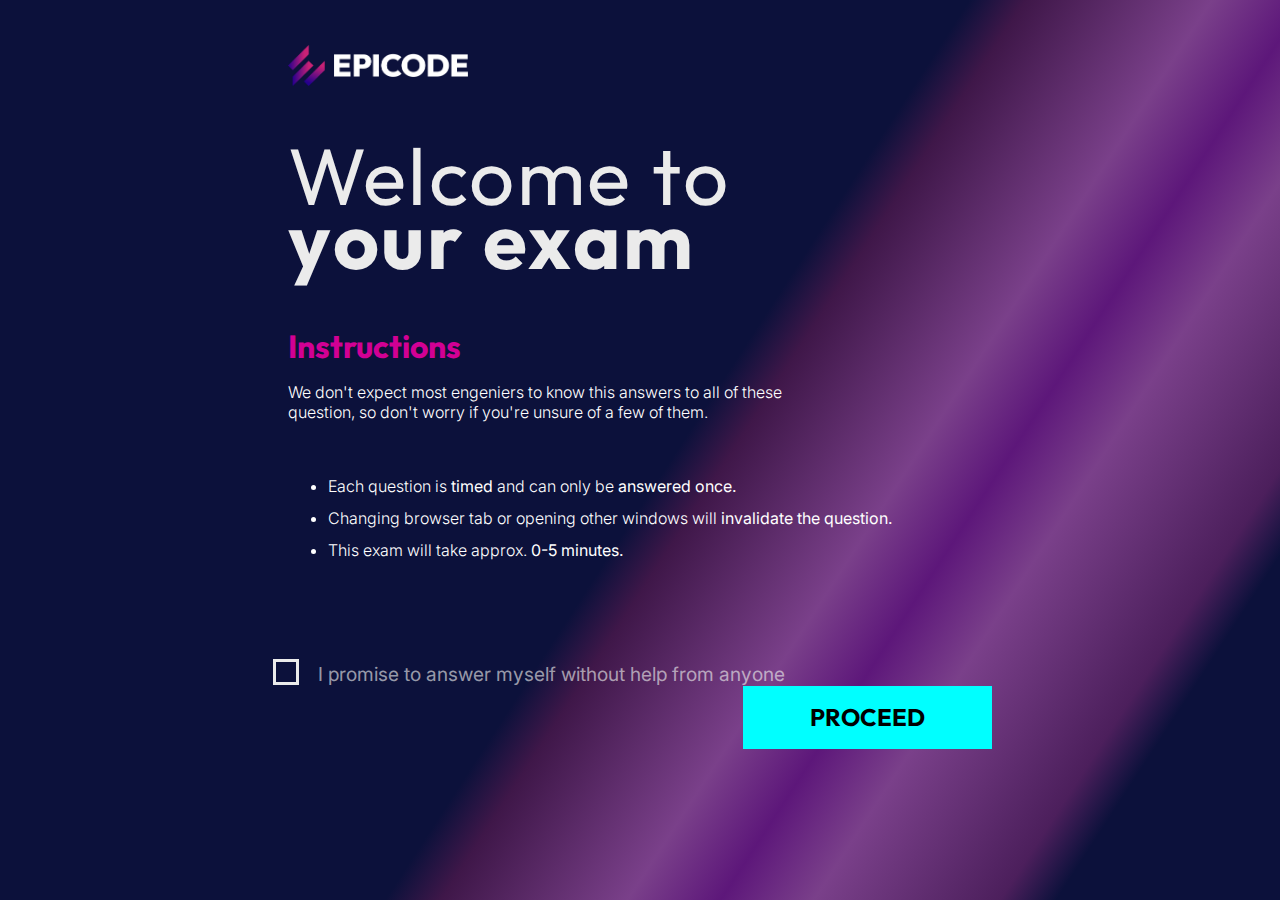
<file: 1Progetto Build Week/index.html>
<!DOCTYPE html>
<html lang="en">
  <head>
    <meta charset="UTF-8" />
    <meta name="viewport" content="width=device-width, initial-scale=1.0" />
    <title>Welcome page</title>
    <link rel="stylesheet" href="assets/css/style.css" />
  </head>

  <body>
    <div id="container">
      <header>
        <img src="assets/image/epicode_logo.png" alt="Logo di epicode" />
      </header>

      <main>
        <div id="welc">
          <h1 class="titoli">Welcome to <br /><b>your exam</b></h1>
          <h3 class="titoli">Instructions</h3>
          <p>
            We don't expect most engeniers to know this answers to all of these <br />
            question, so don't worry if you're unsure of a few of them.
          </p>
          <ul>
            <li>Each question is <b>timed</b> and can only be <b>answered once.</b></li>
            <li>Changing browser tab or opening other windows will <b>invalidate the question.</b></li>
            <li>This exam will take approx. <b>0-5 minutes.</b></li>
          </ul>
          <form>
            <label class="control control-checkbox">
              <input type="checkbox" required />
              <div class="control_indicator"></div>
              <span><b>I promise to answer myself without help from anyone</b></span>
            </label>
            <button class="btnWhite btnProceed">PROCEED</button>
          </form>
        </div>
      </main>
    </div>
    <script src="assets/js/index.js"></script>
  </body>
</html>
</file>
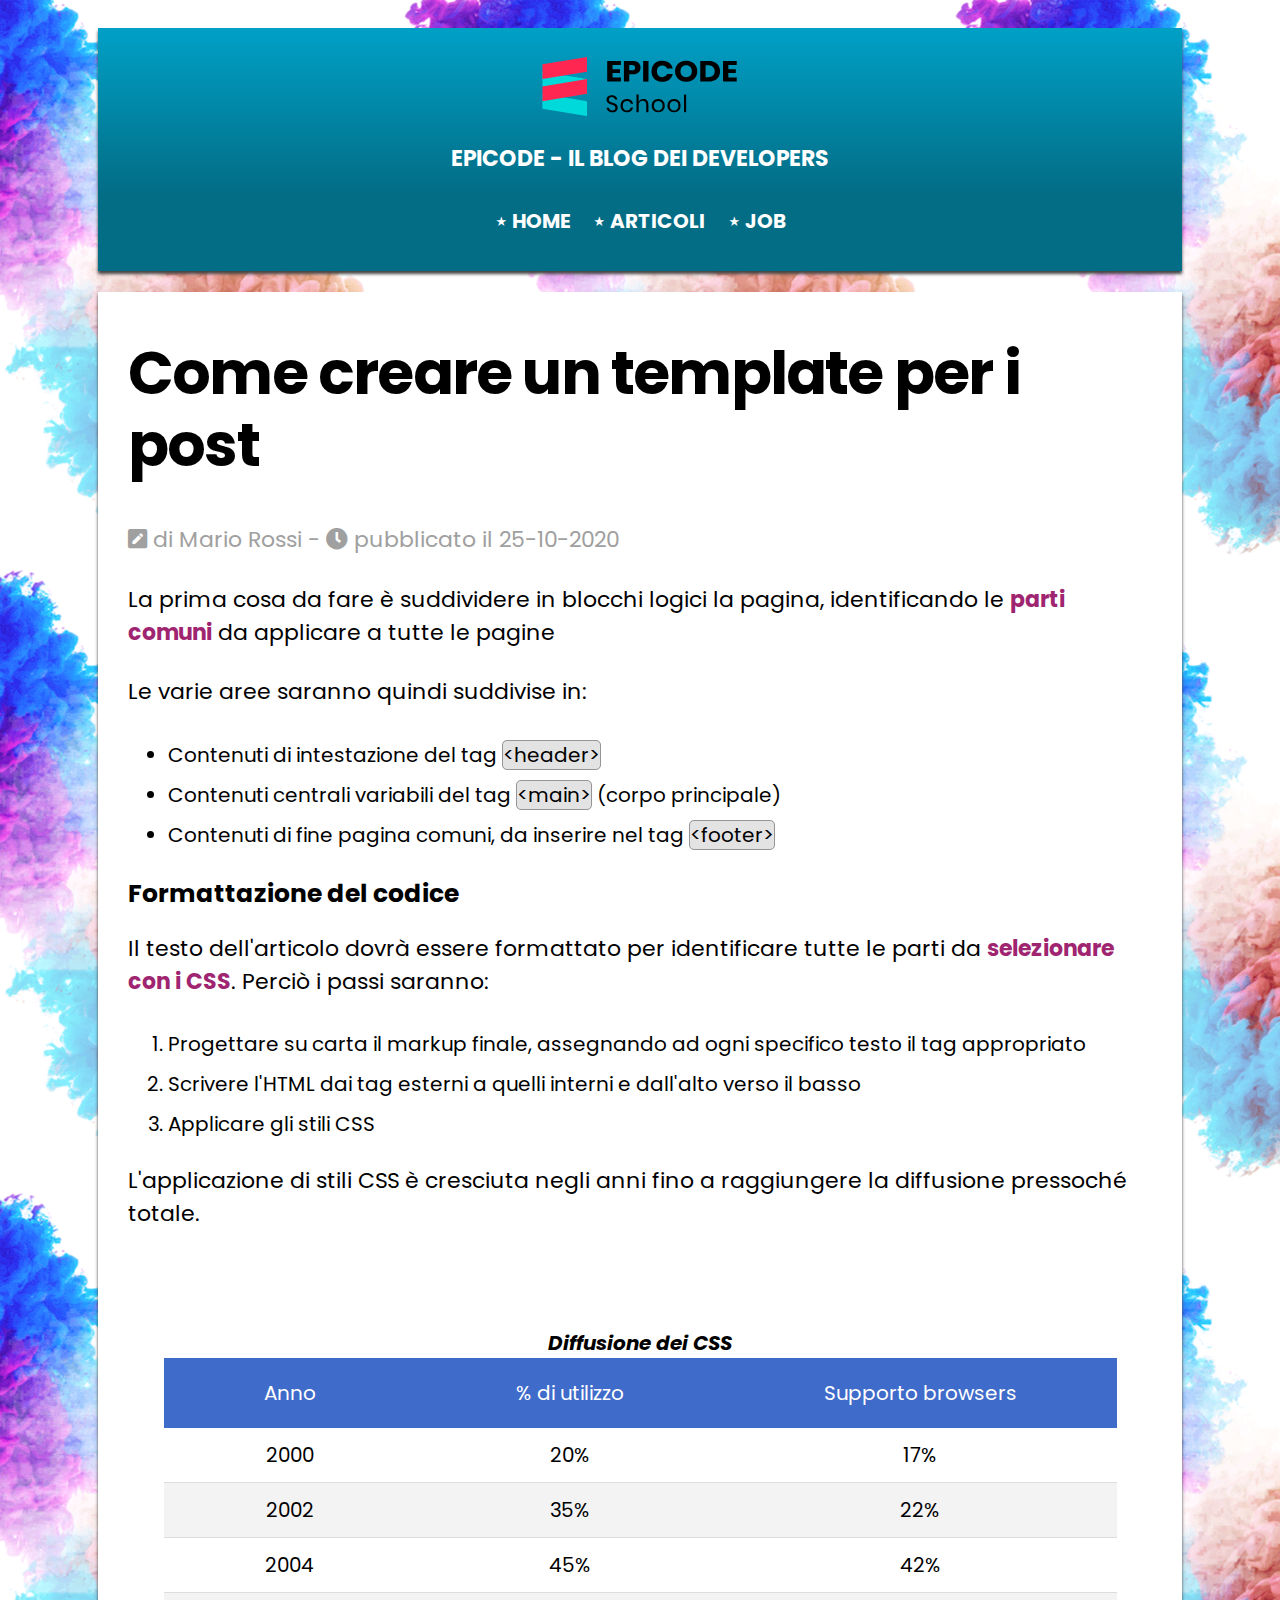
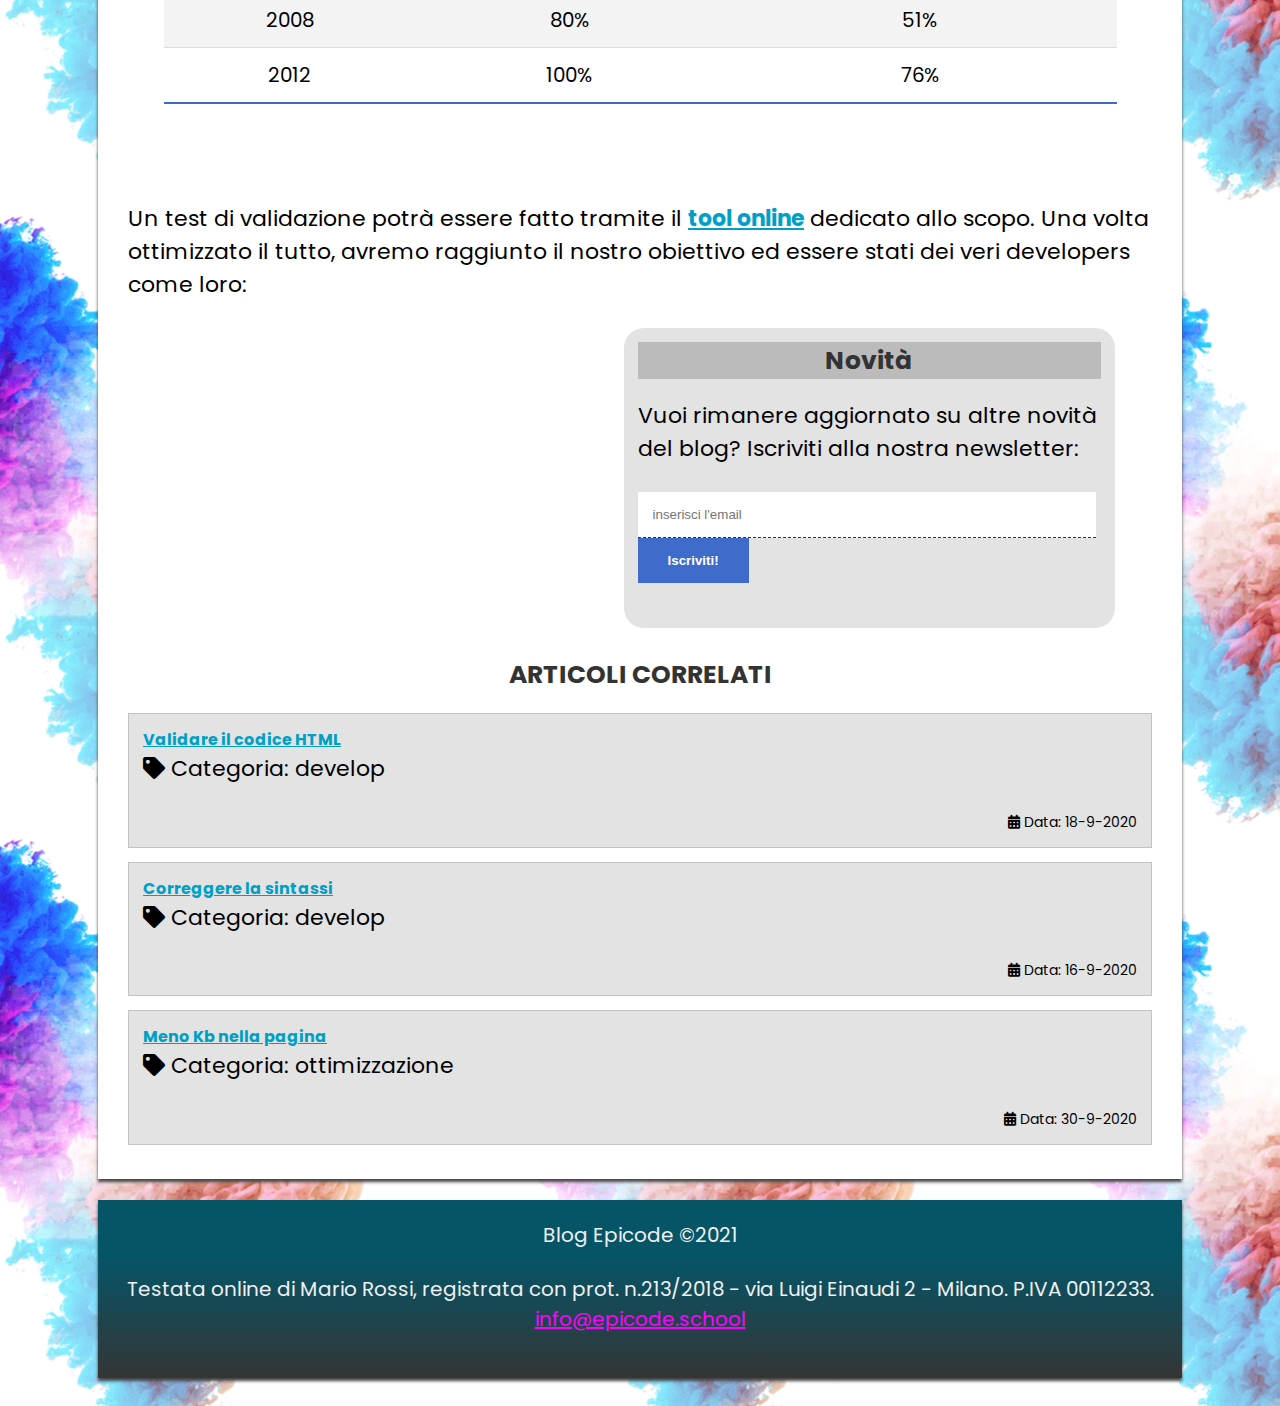
<file: 20.11.23/index.html>
<!DOCTYPE html>
<html lang="it">
  <head>
    <meta charset="utf-8" />
    <title>Sviluppo di una pagina web - Blog Epicode</title>
    <meta
      name="description"
      content="Primi passi operativi per creare un modello di pagina HTML per un post. Scopri come iniziare in modo facile."
    />
    <meta name="viewport" content="width=device-width, initial-scale=1" />
    <link rel="preconnect" href="https://fonts.gstatic.com" />
    <link href="https://fonts.googleapis.com/css2?family=Poppins&display=swap" rel="stylesheet" />
    <link rel="stylesheet" href="./assets/css/font-awesome.css" />
    <link rel="stylesheet" href="./assets/css/reset.css" />
    <link rel="stylesheet" href="./assets/css/style.css" />
  </head>

  <body>
    <header>
      <div>
        <img src="./assets/img/logo.svg" alt="logo del blog" width="250" height="60" />
        <p>Epicode - Il blog dei developers</p>
      </div>
      <nav>
        <ul>
          <li><a href="index.html" title="Home Page">Home</a></li>
          <li><a href="articoli.html" title="Elenco degli articoli tecnici pubblicati">Articoli</a></li>
          <li><a href="contatti.html" title="Candidati inviando un tuo cv">Job</a></li>
        </ul>
      </nav>
    </header>

    <hr />

    <main>
      <article>
        <h1>Come creare un template per i post</h1>
        <p>
          <i class="fas fa-pen-square"></i> di Mario Rossi -
          <span><i class="fas fa-clock"></i> pubblicato il 25-10-2020</span>
        </p>

        <p>
          La prima cosa da fare è suddividere in blocchi logici la pagina, identificando le
          <strong>parti comuni</strong> da applicare a tutte le pagine
        </p>

        <p>Le varie aree saranno quindi suddivise in:</p>
        <ul>
          <li>Contenuti di intestazione del tag <code>&lt;header&gt;</code></li>
          <li>Contenuti centrali variabili del tag <code>&lt;main&gt;</code> (corpo principale)</li>
          <li>Contenuti di fine pagina comuni, da inserire nel tag <code>&lt;footer&gt;</code></li>
        </ul>

        <h2>Formattazione del codice</h2>
        <p>
          Il testo dell'articolo dovrà essere formattato per identificare tutte le parti da
          <strong>selezionare con i CSS</strong>. Perciò i passi saranno:
        </p>
        <ol>
          <li>Progettare su carta il markup finale, assegnando ad ogni specifico testo il tag appropriato</li>
          <li>Scrivere l'HTML dai tag esterni a quelli interni e dall'alto verso il basso</li>
          <li>Applicare gli stili CSS</li>
        </ol>

        <p>L'applicazione di stili CSS è cresciuta negli anni fino a raggiungere la diffusione pressoché totale.</p>

        <table>
          <caption>
            Diffusione dei CSS
          </caption>
          <thead>
            <tr>
              <th>Anno</th>
              <th>% di utilizzo</th>
              <th>Supporto browsers</th>
            </tr>
          </thead>
          <tbody>
            <tr>
              <td>2000</td>
              <td>20&percnt;</td>
              <td>17&percnt;</td>
            </tr>
            <tr>
              <td>2002</td>
              <td>35&percnt;</td>
              <td>22&percnt;</td>
            </tr>
            <tr>
              <td>2004</td>
              <td>45&percnt;</td>
              <td>42&percnt;</td>
            </tr>
            <tr>
              <td>2008</td>
              <td>80&percnt;</td>
              <td>51&percnt;</td>
            </tr>
            <tr>
              <td>2012</td>
              <td>100&percnt;</td>
              <td>76&percnt;</td>
            </tr>
          </tbody>
        </table>

        <p>
          Un test di validazione potrà essere fatto tramite il
          <a href="https://jigsaw.w3.org/css-validator/" target="blank" title="Validatore CSS online del W3C"
            >tool online</a
          >
          dedicato allo scopo. Una volta ottimizzato il tutto, avremo raggiunto il nostro obiettivo ed essere stati dei
          veri developers come loro:
        </p>

        <iframe
          width="300"
          height="300"
          src="https://www.youtube.com/embed/dvOvHXruEDM"
          title="YouTube video player"
          allow="accelerometer; autoplay; clipboard-write; encrypted-media; gyroscope; picture-in-picture"
          allowfullscreen
        ></iframe>

        <section>
          <h2>Novità</h2>
          <p>Vuoi rimanere aggiornato su altre novità del blog? Iscriviti alla nostra newsletter:</p>

          <form method="POST" action="elabora_form.php">
            <fieldset>
              <input type="email" name="user_email" id="user_email" placeholder="inserisci l'email" required />
              <button type="submit">Iscriviti!</button>
            </fieldset>
          </form>
        </section>
      </article>

      <aside>
        <h2>Articoli correlati</h2>
        <div>
          <a href="post2.html" title="Passaggi guidati per validare correttamente tutto il codice sviluppato"
            >Validare il codice HTML</a
          >
          <p><i class="fas fa-tag"></i> Categoria: develop</p>
          <p><i class="fas fa-calendar-alt"></i> Data: 18-9-2020</p>
        </div>

        <div>
          <a href="post3.html" title="Passaggi guidati per controllare e correggere tutto il codice sviluppato"
            >Correggere la sintassi</a
          >
          <p><i class="fas fa-tag"></i> Categoria: develop</p>
          <p><i class="fas fa-calendar-alt"></i> Data: 16-9-2020</p>
        </div>

        <div>
          <a href="post4.html" title="Consigli ed approcci per ridurre il peso della pagina">Meno Kb nella pagina</a>
          <p><i class="fas fa-tag"></i> Categoria: ottimizzazione</p>
          <p><i class="fas fa-calendar-alt"></i> Data: 30-9-2020</p>
        </div>
      </aside>
    </main>

    <hr />

    <footer>
      <p>Blog Epicode &copy;2021</p>
      <address>
        Testata online di Mario Rossi, registrata con prot. n.213/2018 - via Luigi Einaudi 2 - Milano. P.IVA 00112233.
        <a href="mailto:info@epicode.school" title="contattami per informazioni/lavoro/privacy">info@epicode.school</a>
      </address>
    </footer>
  </body>
</html>
</file>
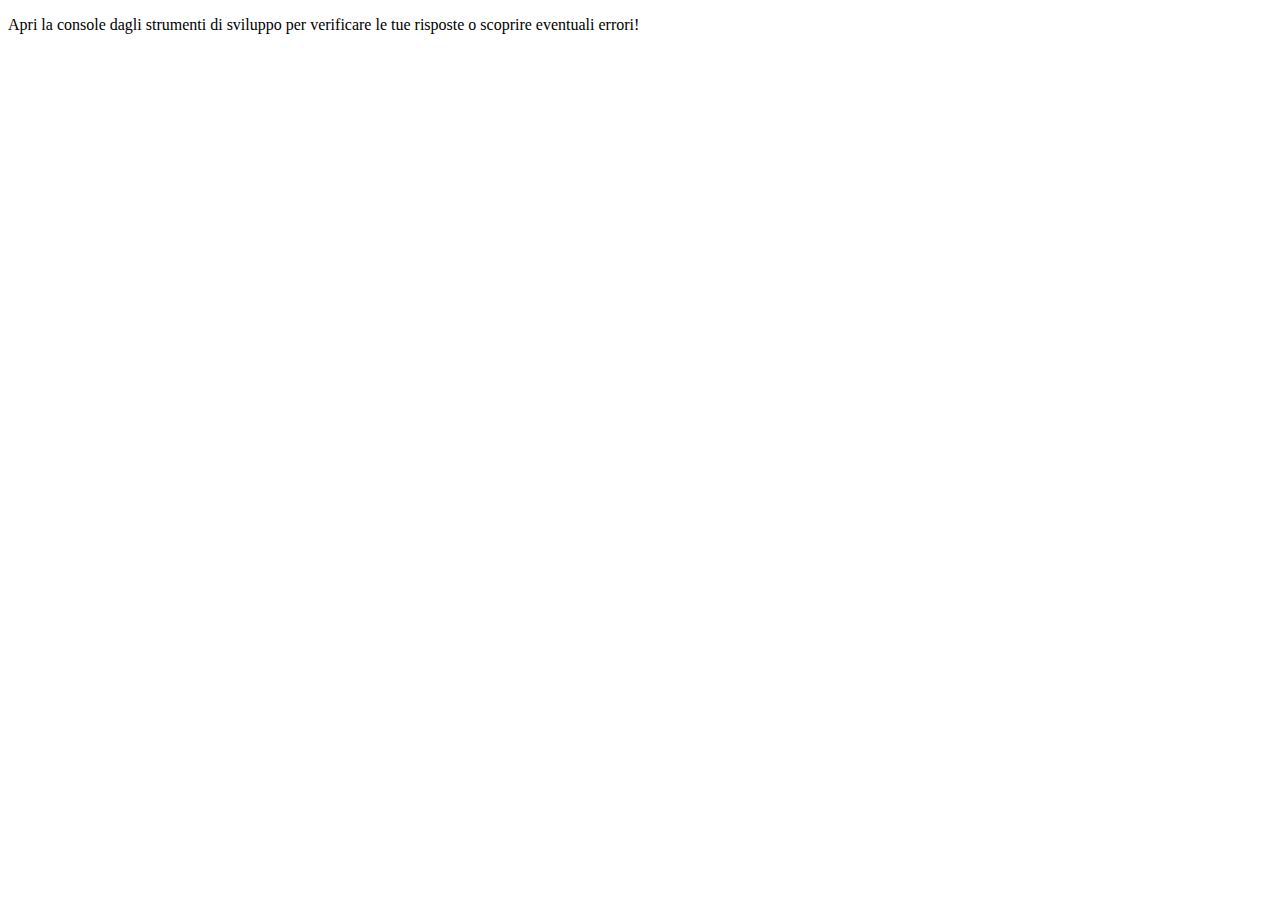
<file: 30.10.23/index.html>
<!DOCTYPE html>
<html lang="en">
  <head>
    <meta charset="UTF-8" />
    <meta name="viewport" content="width=device-width, initial-scale=1.0" />
    <title>Esercizi JS</title>
  </head>
  <body>
    <main>
      <p>
        Apri la console dagli strumenti di sviluppo per verificare le tue
        risposte o scoprire eventuali errori!
      </p>
    </main>
    <script src="D1.js"></script>
  </body>
</html>
</file>
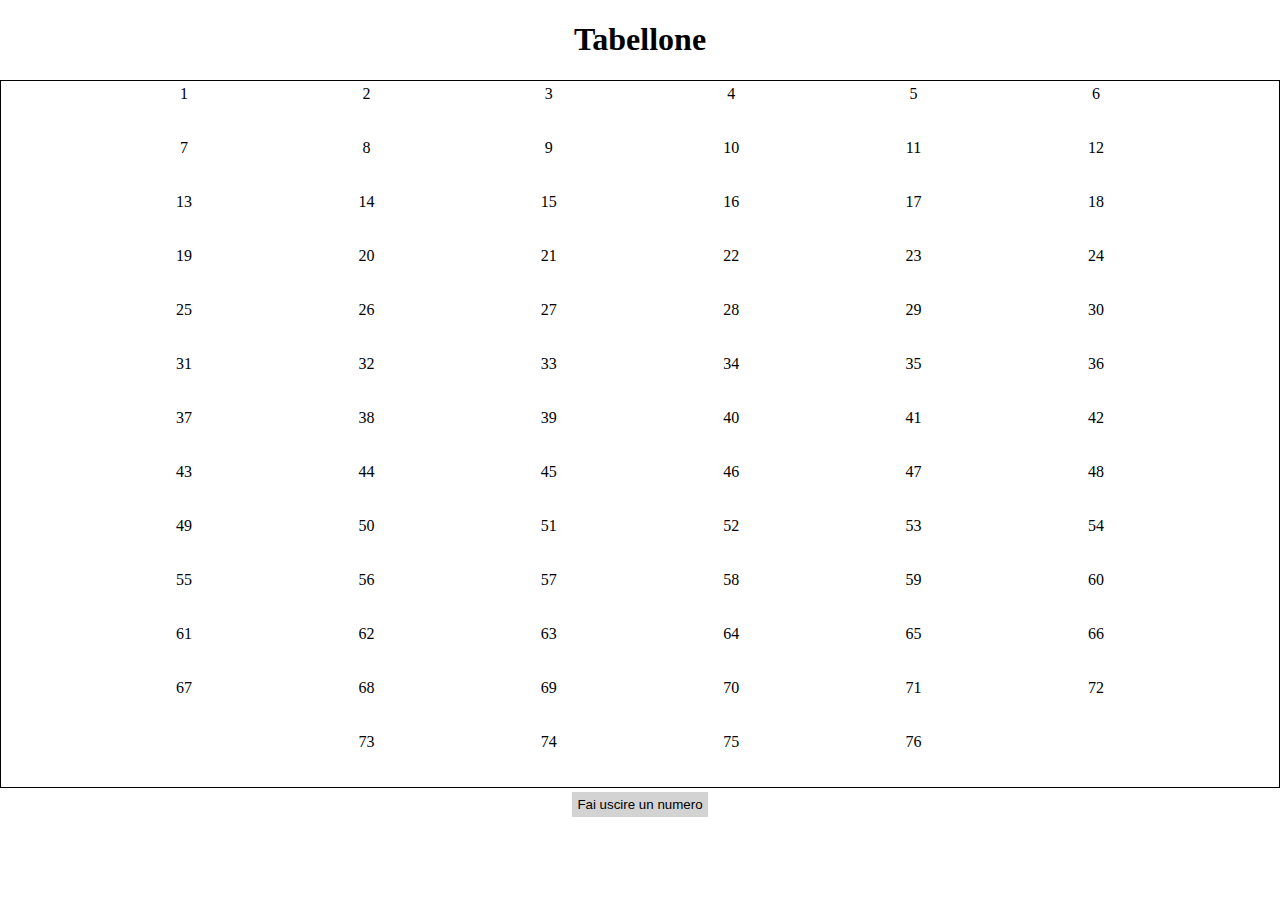
<file: 9.11.23/index.html>
<!DOCTYPE html>
<html lang="en">
<head>
    <meta charset="UTF-8">
    <meta name="viewport" content="width=device-width, initial-scale=1.0">
    <link rel="stylesheet" href="assets/css/styles.css">
    <title>Tombola</title>
</head>
<body>
    <h1>Tabellone</h1>
    <div id="table">

    </div>
    <button id="numberButton" onclick="generateRandom()">Fai uscire un numero</button>
    <script src="assets/js/tombola.js"></script>
</body>
</html>
</file>
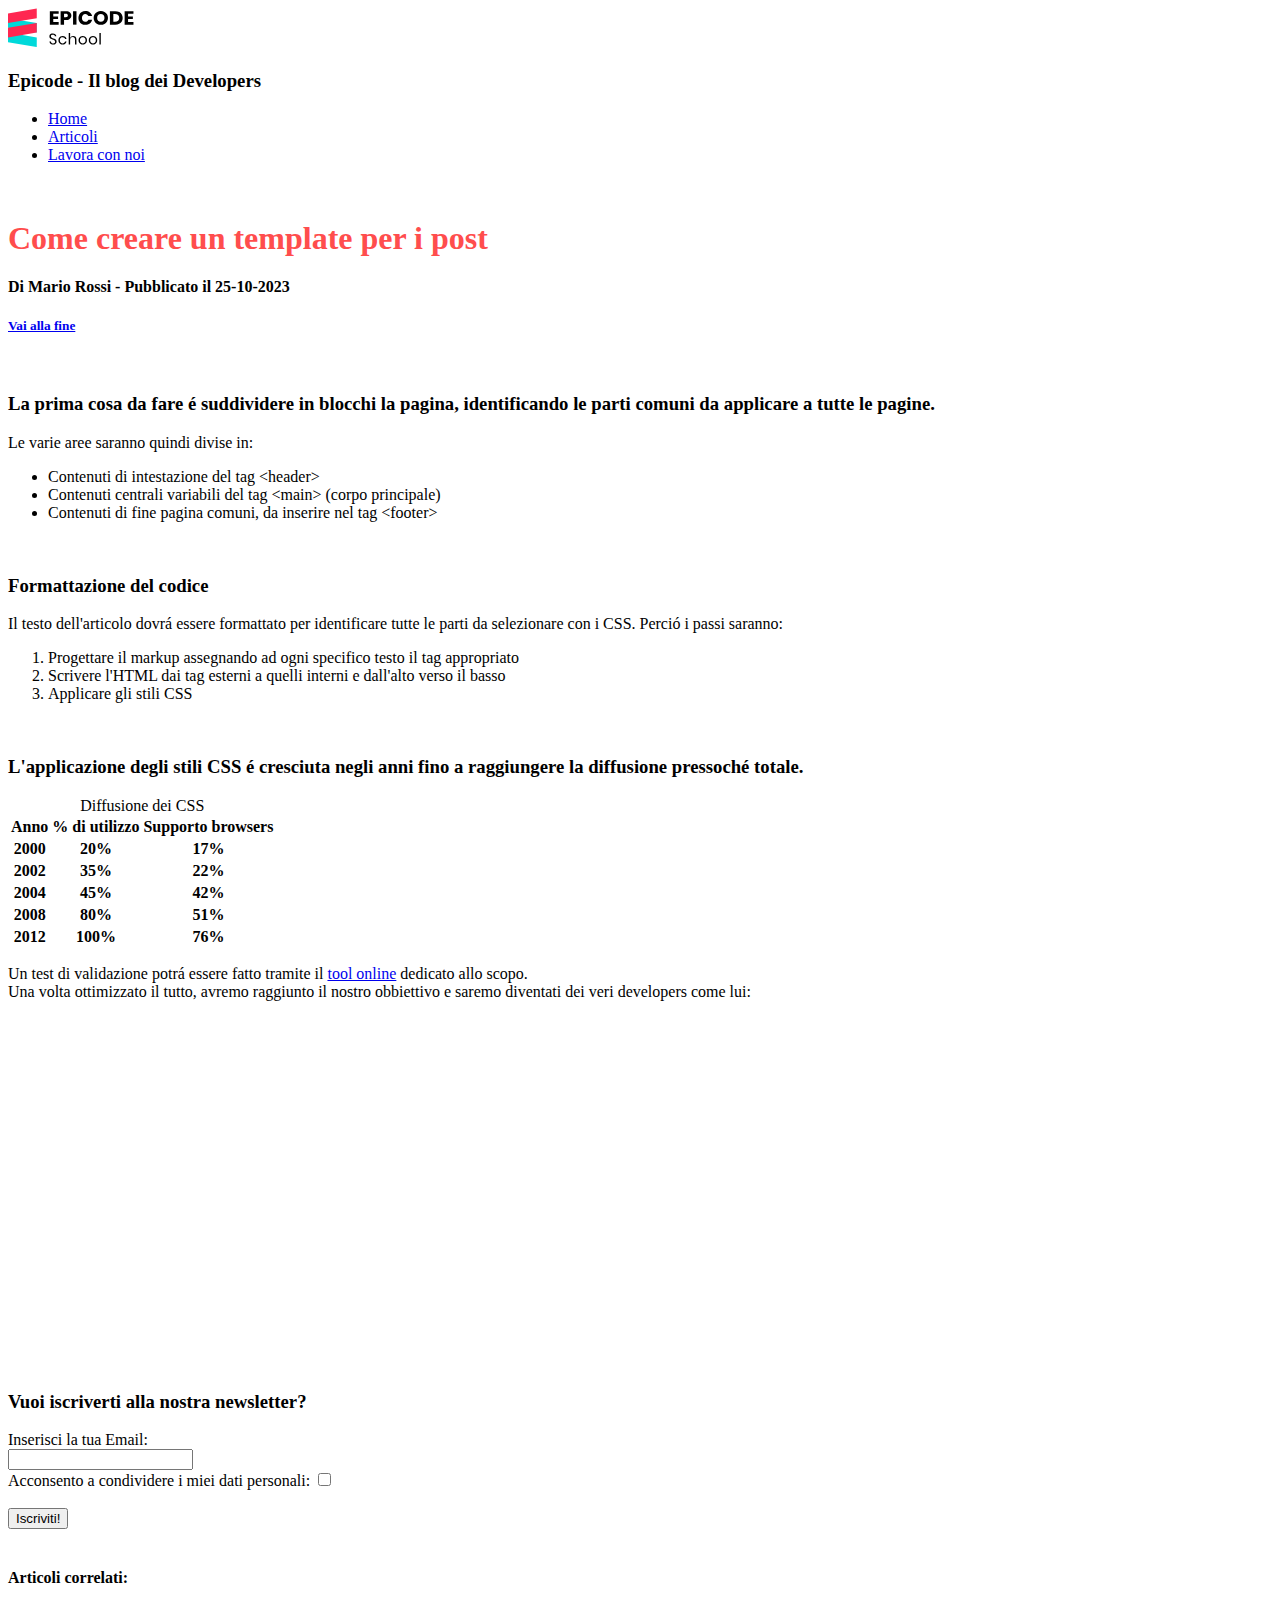
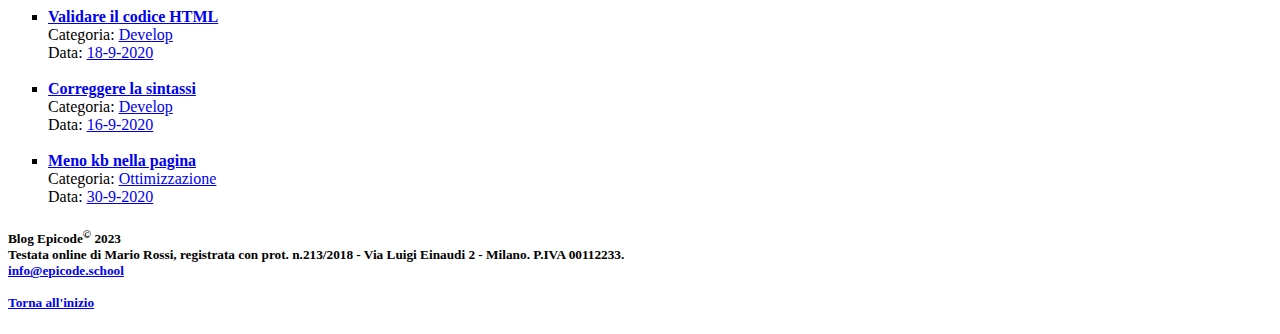
<file: 24.10.23/Esercizio/index.html>
<!DOCTYPE html>
<html lang="it">
<head>
    <meta charset="UTF-8">
    <meta name="viewport" content="width=device-width, initial-scale=1.0">
    <title>Sviluppo di una pagina web - Blog Epicode</title>
    <meta name="description" content="Primi passi operativi per creare un modello di pagina HTML per un post. Scopri come iniziare in modo facile.">
</head>
<body>
<header id="top">

    <a href="#"><img src="assets/img/logo.svg" alt="logo_epicode" width="10%"></a>
    <h3>Epicode - Il blog dei Developers</h3>

<!-- Lista link Epicode -->    
    
    <nav> 
        <ul>
            <li><a href="#" target="_blank">Home</a></li>
            <li><a href="#" target="_blank">Articoli</a></li>
            <li><a href="#" target="_blank">Lavora con noi</a></li>
        </ul>
    </nav>
    <br>

<!-- Titolo pagina -->

    <h1 style="color: rgb(255, 77, 77);">Come creare un template per i post</h1>
    <h4>Di Mario Rossi - Pubblicato il 25-10-2023</h4>
</header>

<h5><a href="#bottom">Vai alla fine</a></h5>
<br>
<main>

<!-- Testo principale della pagina-->

    <article id="principale">
        <section id="suddivisione">  
            <h3>
                La prima cosa da fare é suddividere in blocchi la pagina, identificando le parti comuni da applicare a tutte le pagine.
            </h3>
            <p>
                Le varie aree saranno quindi divise in:
            </p>
            <ul>
                <li>Contenuti di intestazione del tag &lt;header&gt;</li>
                <li>Contenuti centrali variabili del tag &lt;main&gt; (corpo principale)</li>
                <li>Contenuti di fine pagina comuni, da inserire nel tag &lt;footer&gt;</li>
            </ul>
        </section>
        <section id="formattazione">
            <br>
            <h3>
                Formattazione del codice
            </h3>
            <p>
                Il testo dell'articolo dovrá essere formattato per identificare tutte le parti da selezionare con i CSS. Perció i passi saranno:
            </p>
            <ol>
                <li>Progettare il markup assegnando ad ogni specifico testo il tag appropriato</li>
                <li>Scrivere l'HTML dai tag esterni a quelli interni e dall'alto verso il basso</li>
                <li>Applicare gli stili CSS</li>
            </ol>
        </section>
        <br>
        <section id="css">
            <h3>
                L'applicazione degli stili CSS é cresciuta negli anni fino a raggiungere la diffusione pressoché totale.
            </h3>
            <table>
                <caption>Diffusione dei CSS</caption>
                <tr>
                    <th>Anno</th>
                    <th>% di utilizzo</th>
                    <th>Supporto browsers</th>
                </tr>
                <tr>
                    <th>2000</th>
                    <th>20%</th>
                    <th>17%</th>
                </tr>
                <tr>
                    <th>2002</th>
                    <th>35%</th>
                    <th>22%</th>
                </tr>
                <tr>
                    <th>2004</th>
                    <th>45%</th>
                    <th>42%</th>
                </tr>
                <tr>
                    <th>2008</th>
                    <th>80%</th>
                    <th>51%</th>
                </tr>
                <tr>
                    <th>2012</th>
                    <th>100%</th>
                    <th>76%</th>
                </tr>
            </table>
            <p>
                Un test di validazione potrá essere fatto tramite il <a href="https://validator.w3.org/" target="_blank">tool online</a> dedicato allo scopo.<br>
                Una volta ottimizzato il tutto, avremo raggiunto il nostro obbiettivo e saremo diventati dei veri developers come lui: <br>
                <br>
                <iframe width="560" height="315" src="https://www.youtube.com/embed/KQgtEygCPDY?si=hKiCPWGP0VdqKyzm" title="YouTube video player" frameborder="0" allow="accelerometer; autoplay; clipboard-write; encrypted-media; gyroscope; picture-in-picture; web-share" allowfullscreen></iframe>
            </p>
        </section>   
    </article>
    <br>

<!-- Fine testo principale -->

<!-- Inizio newsletter -->

    <aside id="newsletter">
        <h3>Vuoi iscriverti alla nostra newsletter?</h3>
        <form action="submit">
            <label for="email">Inserisci la tua Email:</label><br>
            <input type="email" name="email" id="email"><br>
            <label for="datashare">Acconsento a condividere i miei dati personali:</label>
            <input type="checkbox" name="datashare" id="datashare" required><br><br>
            <button type="submit">Iscriviti!</button>
        </form>
    </aside>
    <br>

<!-- Fine newsletter -->

<!-- Inizio articoli correlati (meglio usare div invece di liste)-->

    <aside id="correlati">
        <h4>Articoli correlati:</h4>
        <ul type="square">
            <li><a href="#" target="_blank"><b>Validare il codice HTML</b></a><br>
                Categoria: <a href="#" target="_blank">Develop</a><br>
                Data: <a href="#" target="_blank">18-9-2020</a>
            </li><br>
            <li><a href="#" target="_blank"><b>Correggere la sintassi</b></a><br>
                Categoria: <a href="#" target="_blank">Develop</a><br>
                Data: <a href="#" target="_blank">16-9-2020</a>
            </li><br>
            <li><a href="#" target="_blank"><b>Meno kb nella pagina</b></a><br>
                Categoria: <a href="#" target="_blank">Ottimizzazione</a><br>
                Data: <a href="#" target="_blank">30-9-2020</a>
            </li>
        </ul>

    </aside>

<!-- Fine articoli correlati -->

</main>

<!-- Footer pagina -->

<footer id="bottom">
    <h5>Blog Epicode<sup>&copy;</sup> 2023<br>
        Testata online di Mario Rossi, registrata con prot. n.213/2018 - Via Luigi Einaudi 2 - Milano. P.IVA 00112233.<br>
        <a href="mailto:info@epicode.school">info@epicode.school</a><br><br>
        <a href="#top">Torna all'inizio</a>
    </h5>
</footer>
    
</body>
</html>
</file>
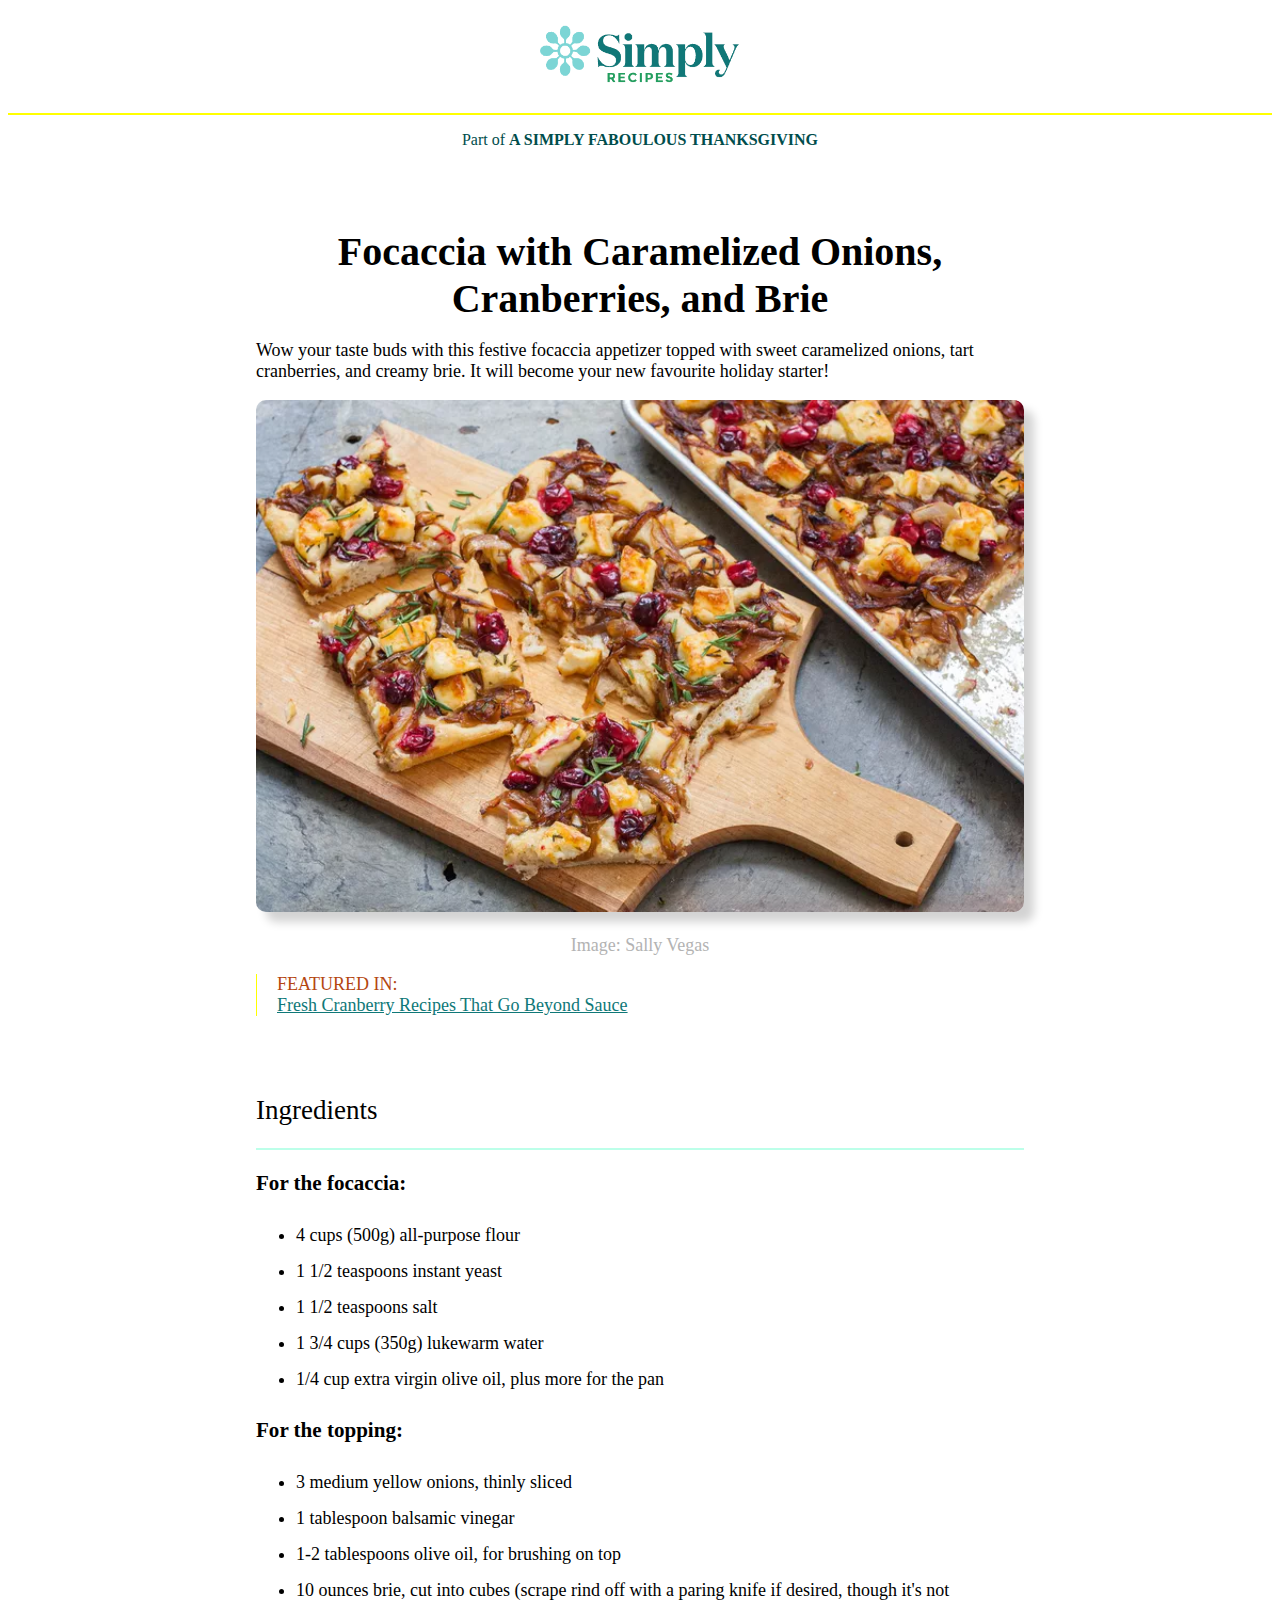
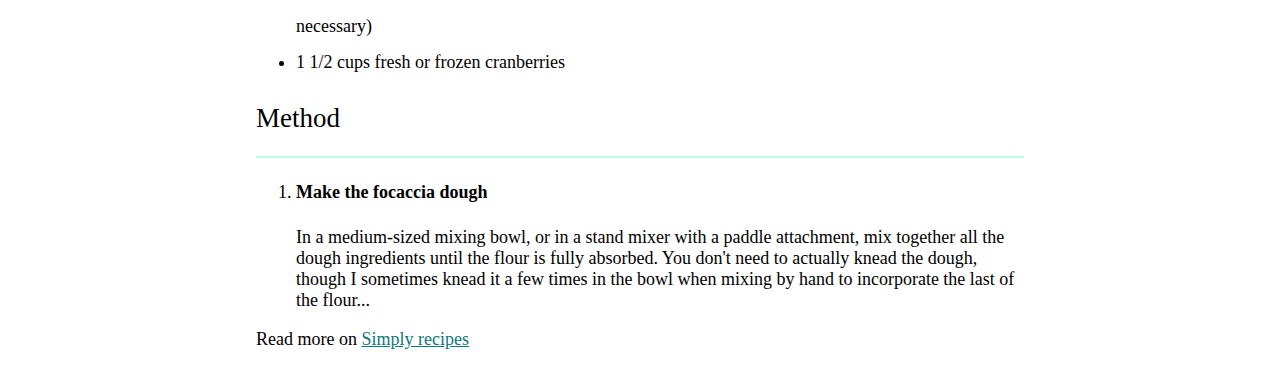
<file: 25.10.23/Esercizio/index.html>
<!DOCTYPE html>
<html lang="en">
<head>
    <meta charset="UTF-8">
    <meta name="viewport" content="width=device-width, initial-scale=1.0">
    <meta name="description" content="ricetta focaccia con cipolla caramellata">
    <title>Esercizio 25.10.23</title>
    <link rel="stylesheet" href="assets/css/style.css">
</head>
<body>
        <!--+++++++++++++++++++++++++++++++ LOGO E SLOGAN SITO WEB +++++++++++++++++++++++++++++++++++++++++++-->
        <header>
            <a href="#"><img id="logo" src="assets/logo.png" alt="simply recipes logo" width="200px"></a>
            <div>
               <hr>
               <p>Part of <b>a simply faboulous Thanksgiving</b></p>
            </div>
        </header>
        <main>
        <!--+++++++++++++++++++++++++++++++ TITOLO ARTICOLO E INTRODUZIONE +++++++++++++++++++++++++++++++++++-->
            <div id="intro">
                <h1>Focaccia with Caramelized Onions, Cranberries, and Brie</h1>
                <p>Wow your taste buds with this festive focaccia appetizer topped with sweet caramelized onions, tart cranberries, and creamy brie. It will become your new favourite holiday starter!</p>
                <img src="assets/focaccia.png" alt="immagine focaccia">
                <p id="imgdesc">Image: Sally Vegas</p>   
            </div>
        <!--+++++++++++++++++++++++++++++ ARTICOLO +++++++++++++++++++++++++++++++++++++++++++++++++++++++++++-->
            <nav>
                <div id="vl">
                   <p>FEATURED IN:<br>
                   <a href="#">Fresh Cranberry Recipes That Go Beyond Sauce</a></p>
                </div>
            </nav>
            <article>
                <section>
                    <h2 class="art_title">Ingredients</h2>
                    <hr class="listhr">
                <h3 class="sub">For the focaccia:</h3>
                <ul>
                    <li>4 cups (500g) all-purpose flour</li>
                    <li>1 1/2 teaspoons instant yeast</li>
                    <li>1 1/2 teaspoons salt</li>
                    <li>1 3/4 cups (350g) lukewarm water</li>
                    <li>1/4 cup extra virgin olive oil, plus more for the pan</li>
                </ul>
                <h3 class="sub">For the topping:</h3>
                <ul>
                    <li>3 medium yellow onions, thinly sliced</li>
                    <li>1 tablespoon balsamic vinegar</li>
                    <li>1-2 tablespoons olive oil, for brushing on top</li>
                    <li>10 ounces brie, cut into cubes (scrape rind off with a paring knife if desired, though it's not necessary)</li>
                    <li>1 1/2 cups fresh or frozen cranberries</li>
                </ul>
                </section>
                <section>
                    <h2 class="art_title">Method</h2>
                    <hr class="listhr">
                    <ol>
                        <li>
                            <h4 id="tut_title">Make the focaccia dough</h4>
                            <p>
                                In a medium-sized mixing bowl, or in a stand mixer with a paddle attachment, mix together all the dough ingredients until the flour is fully absorbed.
                                You don't need to actually knead the dough, though I sometimes knead it a few times in the bowl when mixing by hand to incorporate the last of the flour...
                            </p>
                        </li>
                    </ol>

                </section>
            </article>
            <p>
                Read more on <a href="#">Simply recipes</a>
            </p>
        </main>
    
</body>
</html>
</file>
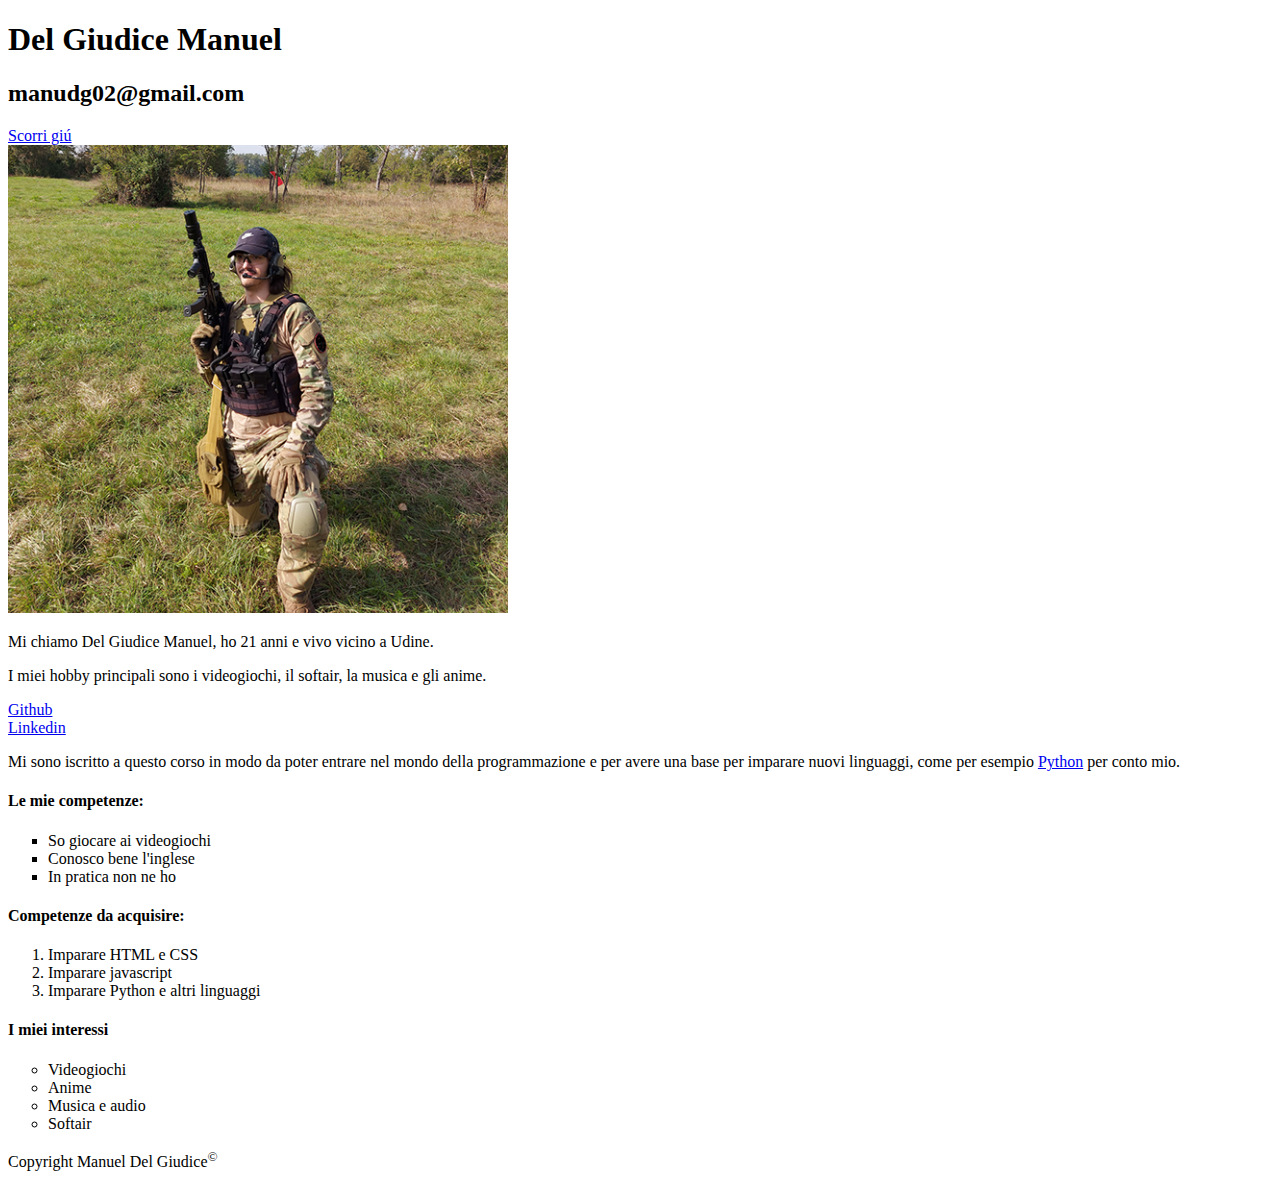
<file: 23.10.23/Esercizio/Primo esercizio/index.html>
<!DOCTYPE html>
<html lang="en">
<head>
    <meta charset="UTF-8">
    <meta name="viewport" content="width=device-width, initial-scale=1.0">
    <title>Primo Esercizio</title>
</head>
<body>
    <h1>Del Giudice Manuel</h1>
    <h2>manudg02@gmail.com</h2>
    <a href="#footer">Scorri giú</a>
<main>
  <a href="#">
    <img src="img/me.png" alt="immagine di me a softair" width="500"/>
  </a>
    <p>Mi chiamo Del Giudice Manuel, ho 21 anni e vivo vicino a Udine.</p>
    <p>I miei hobby principali sono i videogiochi, il softair, la musica e gli anime.</p>
</main>
<a href="https://github.com/FrogBoots42" target="_blank">Github</a><br>
<a href="https://www.linkedin.com/in/manuel-del-giudice/" target="_blank">Linkedin</a>
<p>Mi sono iscritto a questo corso in modo da poter entrare nel mondo della programmazione e per avere una base per imparare nuovi linguaggi, come per esempio <a href="#">Python</a> per conto mio.</p>
<div>
<h4>Le mie competenze:</h4>
<ul type="square">      
    <li>So giocare ai videogiochi</li>
    <li>Conosco bene l&apos;inglese</li>
    <li>In pratica non ne ho</li> 
</ul>
<h4>Competenze da acquisire:</h4>
<ol>
    <li>Imparare HTML e CSS</li>
    <li>Imparare javascript</li>
    <li>Imparare Python e altri linguaggi</li>
</ol>
</div>
<h4>I miei interessi</h4>
<ul type="circle">
    <li>Videogiochi</li>
    <li>Anime</li>
    <li>Musica e audio</li>
    <li>Softair</li>
</ul>
<footer id="footer">
    Copyright Manuel Del Giudice<sup>&copy;</sup>
</footer>
</body>
</html>
</file>
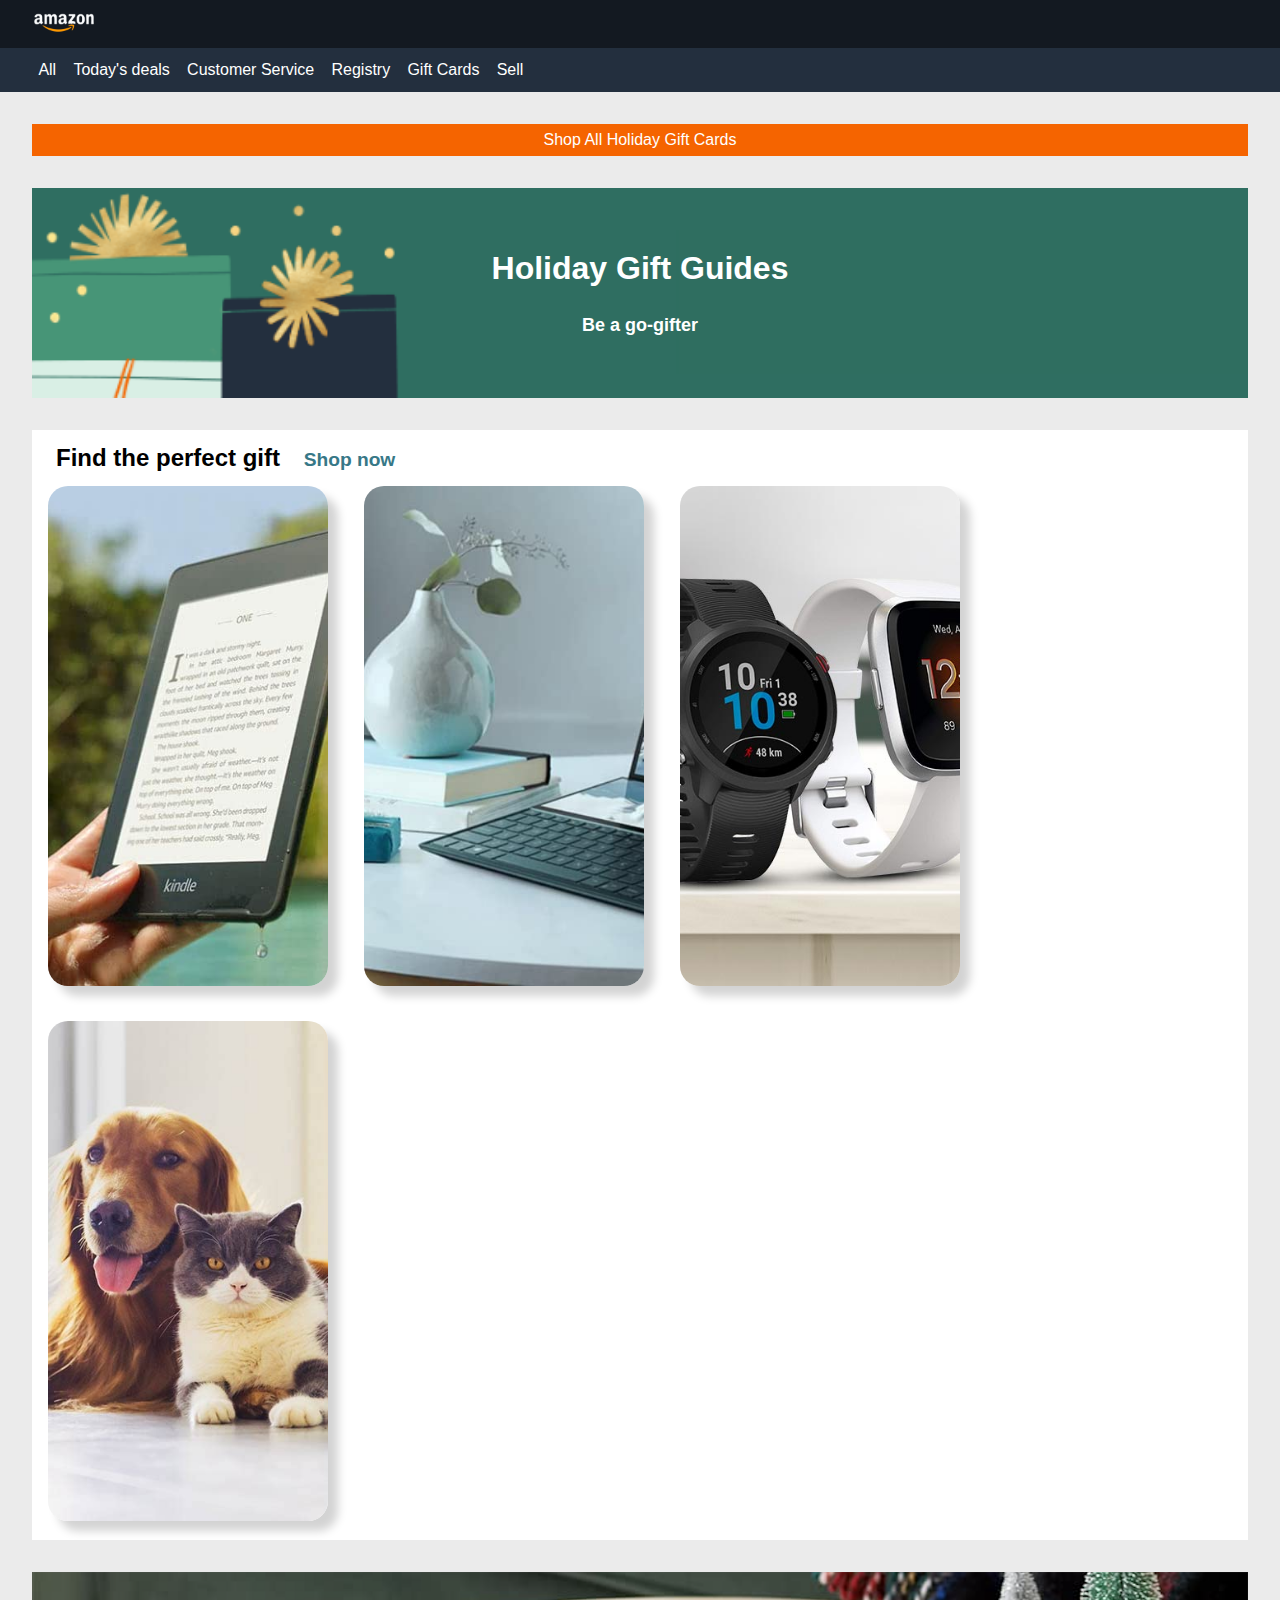
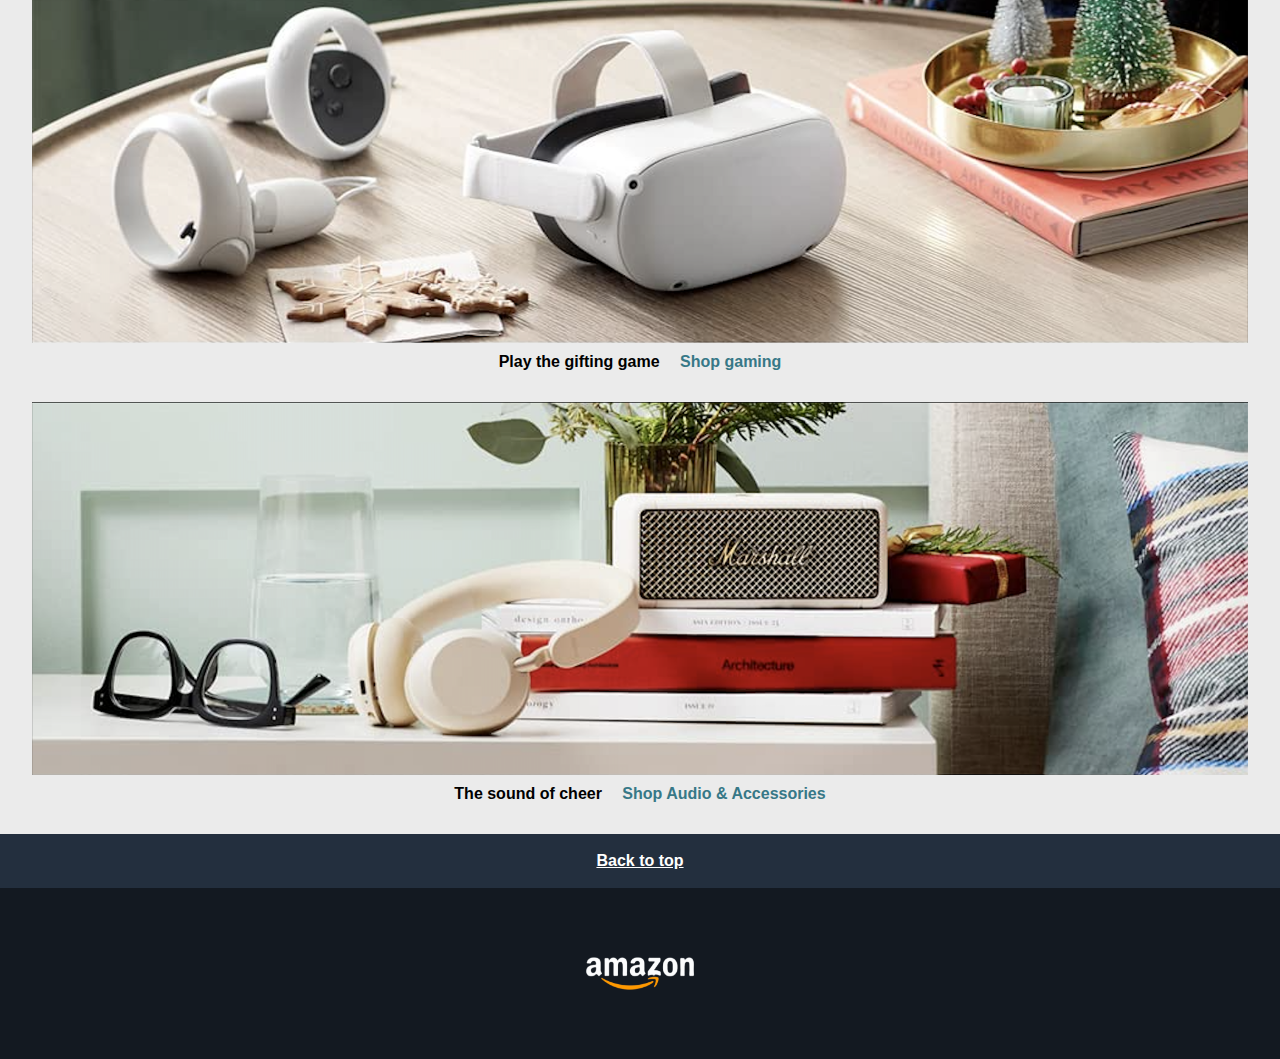
<file: 3.11.23/progetto.settimanale.2/Amazon Page/index.html>
<!DOCTYPE html>
<html lang="en">
<head>
    <meta charset="UTF-8">
    <meta name="viewport" content="width=device-width, initial-scale=1.0">
    <meta name="description" content="Amazon shop front page">
    <title>Amazon Front Page</title>
    <link rel="stylesheet" href="assets/css/reset.css">
    <link rel="stylesheet" href="assets/css/style.css">
</head>

<body>
    <header>
        <!-- Logo -->
        <div id="TopLogo">
            <a href="https://www.amazon.com/"><img src="assets/images/logo.png" alt="amazon logo"></a>
        </div>

        <!-- Header link tab -->
        <div id="LinkList">
            <ul>
                <li>
                    <a href="#"><p>All</p></a>
                </li>
                <li>
                    <a href="https://www.amazon.com/gp/goldbox?ref_=nav_cs_gb"><p>Today's deals</p></a>
                </li>
                <li>
                    <a href="https://www.amazon.com/gp/help/customer/display.html?nodeId=508510&ref_=nav_cs_customerservice"><p>Customer Service</p></a>
                </li>
                <li>
                    <a href="https://www.amazon.com/registries?ref_=nav_cs_registry&ref_=nav_cs_registry"><p>Registry</p></a>
                </li>
                <li>
                    <a href="https://www.amazon.com/gift-cards/b/?ie=UTF8&node=2238192011&ref_=nav_cs_gc"><p>Gift Cards</p></a>
                </li>
                <li>
                    <a href="https://www.amazon.com/b/?_encoding=UTF8&ld=AZUSSOA-sell&node=12766669011&ref_=nav_cs_sell"><p>Sell</p></a>
                </li>
            </ul>
        </div>
        
    </header>

    <!-- Both top tabs -->
    <aside class="TopTabs">
        <div id="TopTab">
            <a href="#" target="_blank"><h3>Shop All Holiday Gift Cards</h3></a>
        </div>
    </aside>
    <aside class="TopTabs">
        <div id="BottomTab">
            <h1>Holiday Gift Guides</h1>
            <p>Be a go-gifter</p>
        </div>
    </aside>

    <!-- First main tab -->
    <main>
        <article id="FirstArticle">
            <div id="ArtHead">
                <h2>Find the perfect gift</h2>
                <a href="#" target="_blank"><p>Shop now</p></a>
            </div>
            <div id="ArtMain">
                <a href="#"><img src="assets/images/img_1.jpg" alt="amazon kindle"></a>
                <a href="#"><img src="assets/images/img_2.jpg" alt="home office desk"></a>
                <a href="#"><img src="assets/images/img_3.jpg" alt="smart watches"></a>
                <a href="#"><img src="assets/images/img_4.jpg" alt="pets cat and dog"></a>
            </div>
        </article>

        <!-- Second main tab, big picture 1 -->
        <article id="SecondArticle">
            <div class="BigPicture">
                <a href="#"><img src="assets/images/img_9.png" alt="meta quest 2 vr headset"></a>
            </div>
            <div class="SubText">
                <h2>Play the gifting game</h2>
                <a href="https://www.amazon.com/gp/browse.html?node=16225016011&ref_=nav_em__nav_desktop_sa_intl_video_games_0_2_26_2"><p>Shop gaming</p></a>
            </div>
        </article>
        
        <!-- Third main tab, big picture 2 -->
        <article id="ThirdArticle">
            <div class="BigPicture">
                <a href="#"><img src="assets/images/img_10.png" alt="sony wh1000xm5 marshall bluetooth speaker"></a>
            </div>
            <div class="SubText">
                <h2>The sound of cheer</h2>
                <a href="https://www.amazon.com/s?i=specialty-aps&bbn=16225009011&rh=n%3A%2116225009011%2Cn%3A172623&ref=nav_em__nav_desktop_sa_intl_portable_audio_and_video_0_2_5_11"><p>Shop Audio &amp; Accessories</p></a>
            </div>
        </article>
    </main>

    <!-- Footer -->
    <footer>
        <div id="BackToTop">
            <a href="#LinkList"><p>Back to top</p></a>
        </div>
        <div id="BottomLogo">
            <a href="https://www.amazon.com/"><img src="assets/images/logo.png" alt="amazon logo"></a>
        </div>
    </footer>
</body>
</html>
</file>
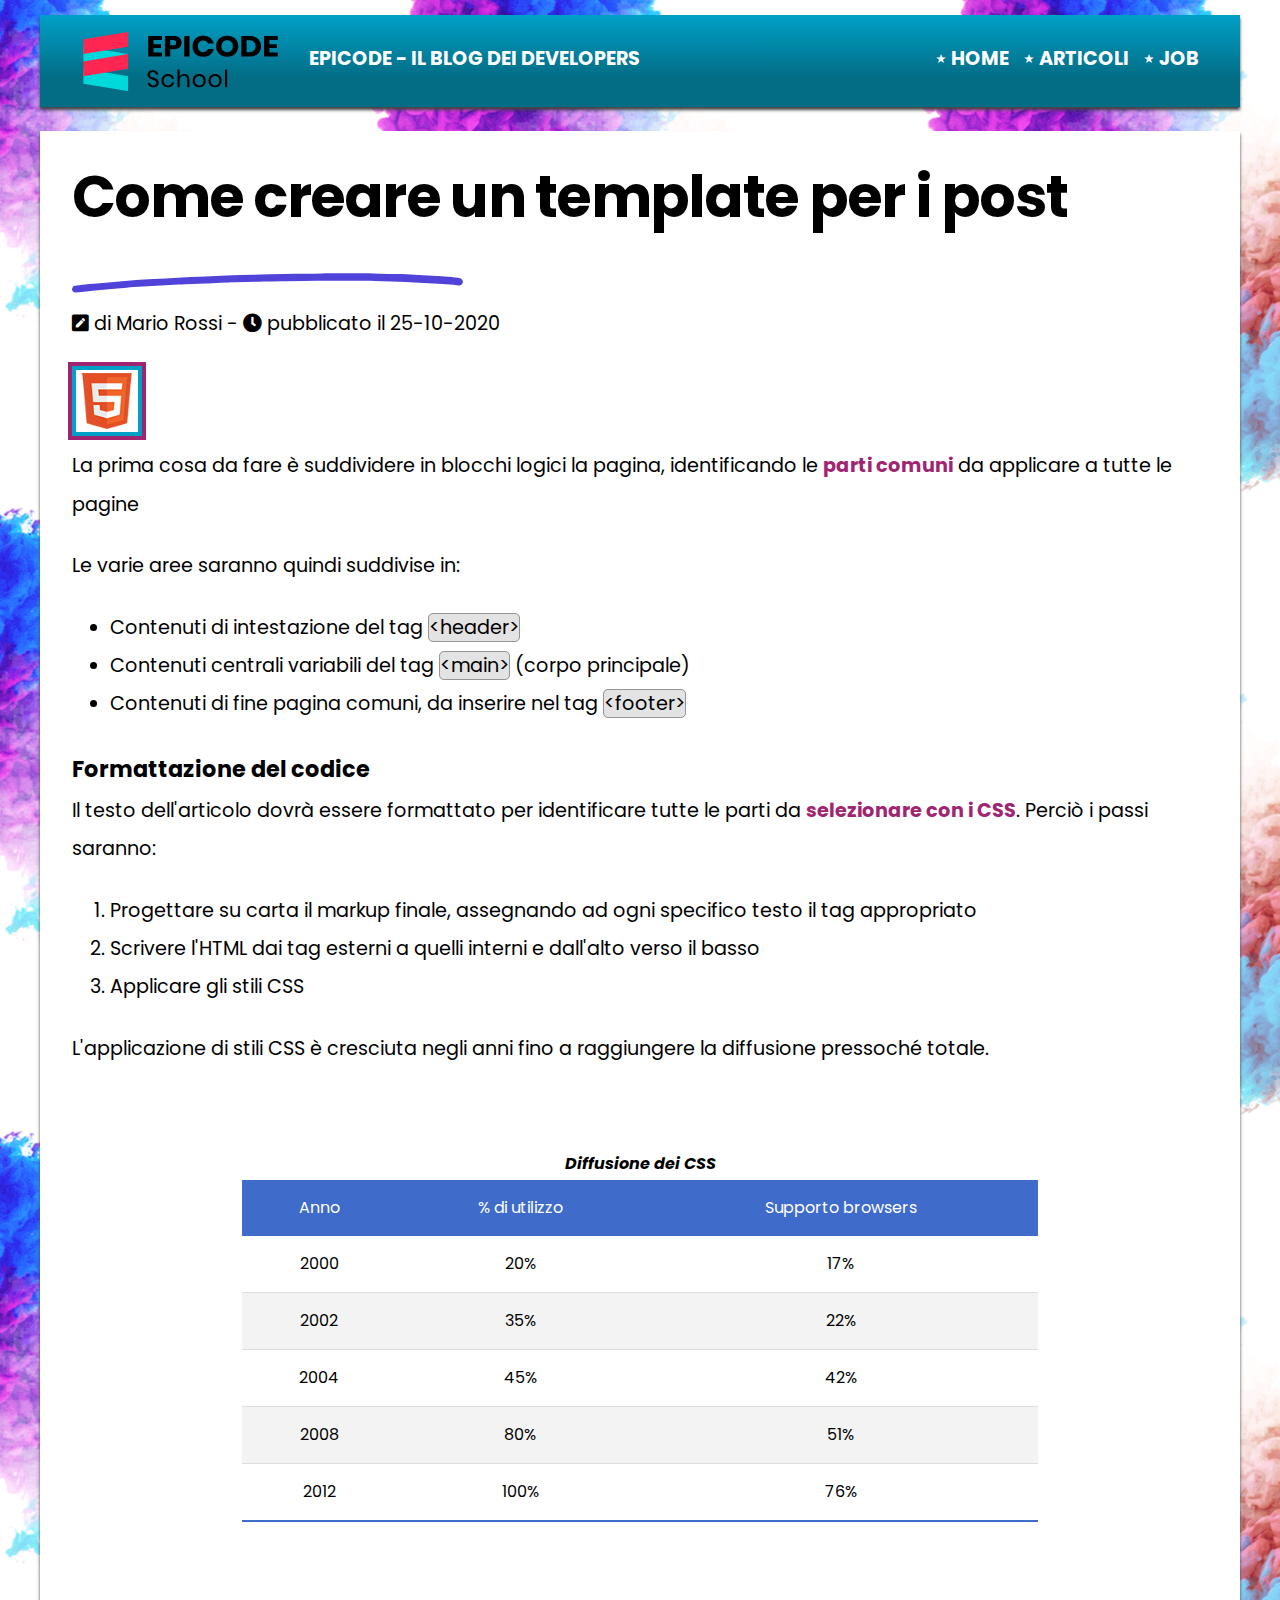
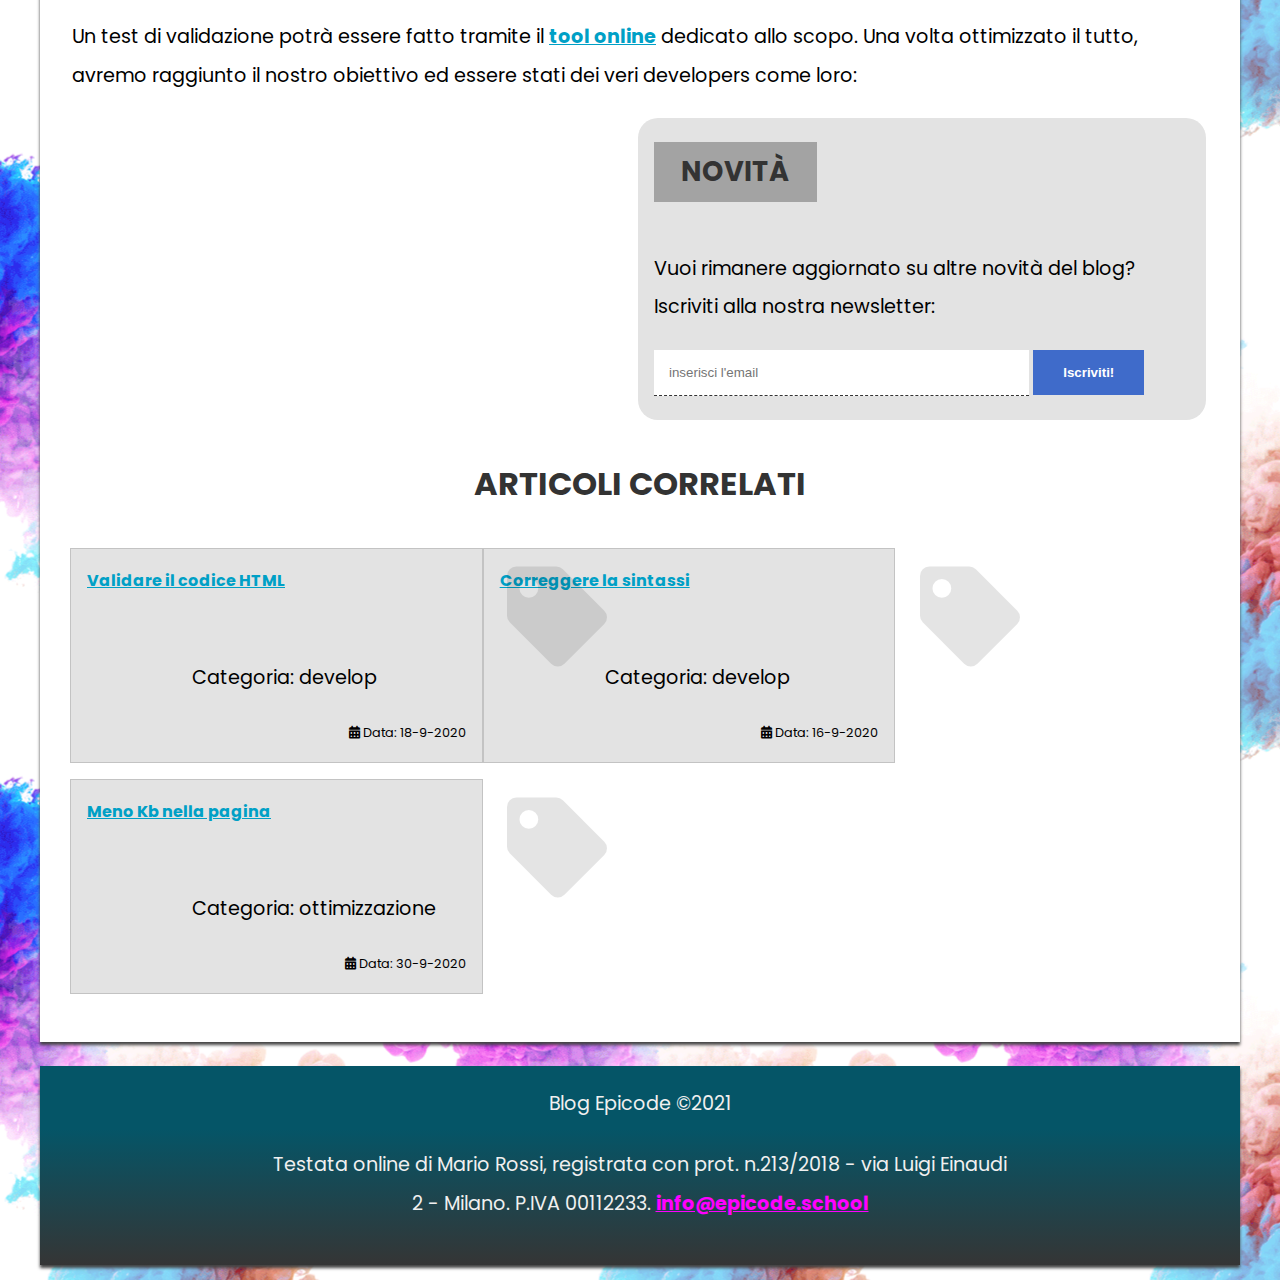
<file: 21.11.23/articolo.html>
<!DOCTYPE html>
<html lang="it">
  <head>
    <meta charset="utf-8" />
    <title>Sviluppo di una pagina web - Blog Epicode</title>
    <meta
      name="description"
      content="Primi passi operativi per creare un modello di pagina HTML per un post. Scopri come iniziare in modo facile."
    />
    <meta name="viewport" content="width=device-width, initial-scale=1" />
    <link rel="preconnect" href="https://fonts.gstatic.com" />
    <link href="https://fonts.googleapis.com/css2?family=Poppins&display=swap" rel="stylesheet" />
    <link rel="stylesheet" href="./assets/css/font-awesome.css" />
    <link rel="stylesheet" href="./assets/css/reset.css" />
    <link rel="stylesheet" href="./assets/css/style.css" />
  </head>

  <body id="top">
    <header>
      <div class="brand">
        <img src="./assets/img/logo.svg" alt="logo del blog" width="250" height="60" />
        <p>Epicode - Il blog dei developers</p>
      </div>
      <nav>
        <ul>
          <li><a href="./index.html" title="Home Page">Home</a></li>
          <li><a href="./articoli.html" title="Elenco degli articoli tecnici pubblicati">Articoli</a></li>
          <li><a href="./contatti.html" title="Candidati inviando un tuo cv">Job</a></li>
        </ul>
      </nav>
    </header>

    <hr />

    <main>
      <article class="clearfix">
        <div class="textDiv">
          <h1>Come creare un template per i post</h1>
          <img id="underline" src="assets/img/underline.svg" />
        </div>
        <p>
          <i class="fas fa-pen-square"></i> di Mario Rossi -
          <span><i class="fas fa-clock"></i> pubblicato il 25-10-2020</span>
        </p>
        <img src="./assets/img/badge.png" class="imgLeft" alt="logo Html5" width="70" height="70" />
        <p>
          La prima cosa da fare è suddividere in blocchi logici la pagina, identificando le
          <strong>parti comuni</strong> da applicare a tutte le pagine
        </p>

        <p>Le varie aree saranno quindi suddivise in:</p>
        <ul>
          <li>Contenuti di intestazione del tag <code>&lt;header&gt;</code></li>
          <li>Contenuti centrali variabili del tag <code>&lt;main&gt;</code> (corpo principale)</li>
          <li>Contenuti di fine pagina comuni, da inserire nel tag <code>&lt;footer&gt;</code></li>
        </ul>

        <h2>Formattazione del codice</h2>
        <p>
          Il testo dell'articolo dovrà essere formattato per identificare tutte le parti da
          <strong>selezionare con i CSS</strong>. Perciò i passi saranno:
        </p>
        <ol>
          <li>Progettare su carta il markup finale, assegnando ad ogni specifico testo il tag appropriato</li>
          <li>Scrivere l'HTML dai tag esterni a quelli interni e dall'alto verso il basso</li>
          <li>Applicare gli stili CSS</li>
        </ol>

        <p>L'applicazione di stili CSS è cresciuta negli anni fino a raggiungere la diffusione pressoché totale.</p>

        <table>
          <caption>
            Diffusione dei CSS
          </caption>
          <thead>
            <tr>
              <th>Anno</th>
              <th>% di utilizzo</th>
              <th>Supporto browsers</th>
            </tr>
          </thead>
          <tbody>
            <tr>
              <td>2000</td>
              <td>20&percnt;</td>
              <td>17&percnt;</td>
            </tr>
            <tr>
              <td>2002</td>
              <td>35&percnt;</td>
              <td>22&percnt;</td>
            </tr>
            <tr>
              <td>2004</td>
              <td>45&percnt;</td>
              <td>42&percnt;</td>
            </tr>
            <tr>
              <td>2008</td>
              <td>80&percnt;</td>
              <td>51&percnt;</td>
            </tr>
            <tr>
              <td>2012</td>
              <td>100&percnt;</td>
              <td>76&percnt;</td>
            </tr>
          </tbody>
        </table>

        <p>
          Un test di validazione potrà essere fatto tramite il
          <a href="https://jigsaw.w3.org/css-validator/" target="blank" title="Validatore CSS online del W3C"
            >tool online</a
          >
          dedicato allo scopo. Una volta ottimizzato il tutto, avremo raggiunto il nostro obiettivo ed essere stati dei
          veri developers come loro:
        </p>

        <iframe
          width="300"
          height="300"
          src="https://www.youtube.com/embed/dvOvHXruEDM"
          title="YouTube video player"
          allow="accelerometer; autoplay; clipboard-write; encrypted-media; gyroscope; picture-in-picture"
          allowfullscreen
        ></iframe>

        <section>
          <h2>Novità</h2>
          <p>Vuoi rimanere aggiornato su altre novità del blog? Iscriviti alla nostra newsletter:</p>

          <form method="POST" action="elabora_form.php">
            <fieldset>
              <input type="email" name="user_email" id="user_email" placeholder="inserisci l'email" required />
              <button type="submit">Iscriviti!</button>
            </fieldset>
          </form>
        </section>
      </article>

      <aside>
        <h2>Articoli correlati</h2>
        <div>
          <a href="./post2.html" title="Passaggi guidati per validare correttamente tutto il codice sviluppato"
            >Validare il codice HTML</a
          >
          <p><i class="fas fa-tag"></i> Categoria: develop</p>
          <p><i class="fas fa-calendar-alt"></i> Data: 18-9-2020</p>
        </div>

        <div>
          <a href="./post3.html" title="Passaggi guidati per controllare e correggere tutto il codice sviluppato"
            >Correggere la sintassi</a
          >
          <p><i class="fas fa-tag"></i> Categoria: develop</p>
          <p><i class="fas fa-calendar-alt"></i> Data: 16-9-2020</p>
        </div>

        <div>
          <a href="./post4.html" title="Consigli ed approcci per ridurre il peso della pagina">Meno Kb nella pagina</a>
          <p><i class="fas fa-tag"></i> Categoria: ottimizzazione</p>
          <p><i class="fas fa-calendar-alt"></i> Data: 30-9-2020</p>
        </div>
      </aside>
    </main>

    <hr />

    <footer>
      <p>Blog Epicode &copy;2021</p>
      <address>
        Testata online di Mario Rossi, registrata con prot. n.213/2018 - via Luigi Einaudi 2 - Milano. P.IVA 00112233.
        <a href="mailto:info@epicode.school" title="contattami per informazioni/lavoro/privacy">info@epicode.school</a>
      </address>
    </footer>
  </body>
</html>
</file>
<file: 1Progetto Build Week/assets/css/style.css>
@import url('https://fonts.googleapis.com/css2?family=Outfit:wght@400;700&display=swap');
@import url('https://fonts.googleapis.com/css2?family=Inter:wght@300;400;700&display=swap');

/*++++++++++Pagina Welcome+++++++++*/
html,
body {
    margin: 0;
    padding: 0;
    width: 100vw;
    height: 100vh;
}

body {
    background: rgb(12, 17, 59);
    background: linear-gradient(123deg, rgba(12, 17, 59, 1) 0%, rgba(12, 17, 59, 1) 52%, rgba(63, 23, 73, 1) 55%, rgba(122, 64, 138, 1) 65%, rgba(93, 23, 122, 1) 70%, rgba(122, 64, 138, 1) 75%, rgba(76, 31, 92, 1) 85%, rgba(12, 17, 59, 1) 88%);
    color: #ebebeb;
    font-family: 'Inter', sans-serif;
    font-weight: 300;
    box-sizing: border-box;
}

header {
    margin-bottom: 2em;
}

.titoli {
    font-family: 'Outfit', sans-serif;
}

h1 {
    font-weight: 400;
    color: #ebebeb;
    line-height: 4rem;
    font-size: 5rem;
    letter-spacing: 2.5px;
}

h2 {
    color: #ebebeb;
    line-height: 1.2em;
    font-size: 3.5rem;
    margin-bottom: 0;
    margin-top: 0;
}

#mainCenter {
    text-align: center;
    font-family: 'Outfit', sans-serif;
}

#container {
    width: 55%;
    height: 90%;
    position: absolute;
    transform: translate(-50%, -50%);
    top: 50%;
    left: 50%;
    color: white;
}

header img {
    width: 180px;
    height: auto;
}

h3 {
    font-size: 2rem;
    color: #d20094;
    margin-bottom: 0.7rem;
}

#welc ul {
    line-height: 2rem;
    margin-bottom: 6em;
}

p, 
#quiz,
#numberQuestion{
    margin-bottom: 3rem;
}
/* Formatt. par. */
.control {
    display: inline-block;
    position: relative;
    padding-left: 30px;
    margin-bottom: 0px;
    padding-top: 0px;
    cursor: pointer;
    font-size: 16px;
}

/* ghostCheckbox */

.control input {
    position: absolute;
    z-index: -1;
    opacity: 0;
}

/* Ricreiamo la checkbox */
.control_indicator {
    position: absolute;
    top: -3px;
    left: -15px;
    height: 20px;
    width: 20px;
    background: #ffffff00;
    border: 3px solid #ebebeb;
    border-radius: 0px;
}

.control:hover input~.control_indicator,

.control input:checked~.control_indicator {
    background: #00ccff00;
}

.control:hover input:not([disabled]):checked~.control_indicator,

.control input:checked:focus~.control_indicator {
    background: #0e664700;
}

.control input:disabled~.control_indicator {
    background: #e6e6e6;
    opacity: 35;
    pointer-events: none;
}

.control_indicator:after {
    box-sizing: unset;
    content: '';
    position: absolute;
    display: none;
}

.control input:checked~.control_indicator:after {
    display: block;
}

/* Creiamo la spunta */
.control-checkbox .control_indicator:after {
    left: 5px;
    bottom: 3px;
    width: 10px;
    height: 20px;
    border: solid #ffffff;
    border-width: 0 3px 3px 0;
    transform: rotate(35deg);
}

.btnWhite {
    background-color: #00FFFF;
    border: none;
    font-size: 1.5rem;
    font-weight: bold;
    font-family: 'Outfit', sans-serif;
    padding: 0.7em 2.8em;
}

.btnWhite:hover,
#btnRisultati:hover {
    box-shadow: #00ffffb9 0px 0px 22px 4px;
    cursor: pointer;
}

.btnProceed {
    float: right;
}

/* +++++++++++Pagina domande+++++++++++++++*/

#domanda {
    font-size: 3rem;
}

.risposta:hover {
    cursor: pointer;
}

.risposta {
    width: 40%;
    height: 60px;
    color: #ebebeb;
    margin: 1em;
    background-color: rgba(255, 255, 255, 0.055);
    border: none;
    box-shadow: 0px -1.5px 1px 1px #ebebebcc;
    border-radius: 50px;
    font-size: 1rem;
}

.selected {
    background-color: #d20094;
    box-shadow: rgba(0, 0, 0, 0.17) 0px -23px 25px 0px inset, rgba(0, 0, 0, 0.15) 0px -36px 30px 0px inset, rgba(0, 0, 0, 0.1) 0px -79px 40px 0px inset, rgba(0, 0, 0, 0.06) 0px 2px 1px, rgba(0, 0, 0, 0.09) 0px 4px 2px, rgba(0, 0, 0, 0.09) 0px 8px 4px, rgba(0, 0, 0, 0.09) 0px 16px 8px, rgba(0, 0, 0, 0.09) 0px 32px 16px, #ebebebcc 0px -1.5px 1px 1px ;
}

.correctAnswer {
    box-shadow: rgba(0, 0, 0, 0.17) 0px -23px 25px 0px inset, rgba(0, 0, 0, 0.15) 0px -36px 30px 0px inset, rgba(0, 0, 0, 0.1) 0px -79px 40px 0px inset, rgba(0, 0, 0, 0.06) 0px 2px 1px, rgba(0, 0, 0, 0.09) 0px 4px 2px, rgba(0, 0, 0, 0.09) 0px 8px 4px, rgba(0, 0, 0, 0.09) 0px 16px 8px, rgba(0, 0, 0, 0.09) 0px 32px 16px, rgb(0, 247, 255) 0px 0px 22px 4px;
}

#pink{
    color: #d20094;
}

#numberQuestion {
    margin-bottom: 2rem;
    margin-top: auto;
}

span,
#comment,
#inBlue,
#pink {
    font-size: 1.2rem;
}

.countdown {
    position: relative;
    transform: translate(-50%, -50%);
    left: 80%;
    max-width: 150px;
    width: 100%;
}

/*+++++++++++++++++++ Risultati ++++++++++++++++*/

#summary {
    margin-top: 0;
    font-size: 2rem;
    margin-bottom: 2rem;
}

#flex {
    display: flex;
    justify-content: space-between;
    align-items: center;
}

#correct {    
    text-align: left;   
}

#myChart {
    position: relative;
    left: -1.1%;
    height: 400px !important;
    width: 400px !important;
}

#wrong {   
    text-align: right;   
}

#correct h2,
#wrong h2 {
    margin-bottom: 0;
}

#correct p, 
#wrong p {
    font-size: 1.3rem;
    color: rgba(235, 235, 235, 0.85);
    margin-top: 0;
}

#correct h2:first-of-type,
#wrong h2:first-of-type {
    font-weight: 400;
}

#btnRate {
    background-color: transparent;
    border: 1px solid white;
    box-shadow: 0px 0px 5px 1px #00FFFF;
    color: #ebebeb;
    width: 250px;
}

#inBlue {
    color: #00FFFF;
}

h4 {
    margin: 0;
}

#graficoSuccess {
    margin-top: -275px;
    margin-right: 2%;
    margin-bottom: 180px;
}

#piccolo {
    font-size: 0.8rem;
    color: rgba(235, 235, 235, 0.85);
}
.sottotitolo {
    margin-top: 0;
    font-weight: bold;
}


/* +++++++++++Ultima Pagina+++++++++++++++*/

ion-icon {
    visibility: visible;
    cursor: pointer;
    margin-inline: auto;
    font-size: 50px;
}

.starInactive {
    color: #06061f;
}

.starActive,
.overStarActive {
    color: #00FFFF;
}

#stelline {
    word-spacing: 1rem;
    margin-bottom: 4rem;
}

#comment {
    background-color: transparent;
    border: none;
    border-bottom: 2px solid #d20094;
    width: 80%;
    padding: 0.5em 2em;
    margin-top: 2em;
    margin-bottom: 3em;
    color: white;
}

#comment:focus {
    outline: 0;
}

.btnWhite a {
    text-decoration: none;
    color: black;
}

#recommend, label {
    font-size: 1.8rem;
    color: rgba(235, 235, 235, 0.637);
}

#recommend {
    margin-bottom: 2rem;
}
</file>
<file: 20.11.23/assets/css/style.css>
/* IMPOSTAZIONI GENERALI */
html {
  font-size: 62.5%;
}
body {
  font-family: Poppins, "Helvetica Neue", sans-serif;
  font-size: 1.4rem;
  line-height: 1.5;
  padding: 15px;
  background-image: url("../img/sfondo.png");
  background-position: center center;
}
* {
  box-sizing: border-box;
}
hr {
  display: none;
} /* rimuove l'elemento */

/* HEADER */
header {
  background: rgb(0, 160, 198);
  background: linear-gradient(180deg, rgba(0, 160, 198, 1) 0%, rgba(3, 109, 134, 1) 68%);
  text-align: center;
  text-transform: uppercase;
  font-weight: bold;
  color: white;
  box-shadow: 0 3px 3px #444;
  margin-bottom: 1.5em;
  padding: 2em 1.5em;
}
header div img {
  margin-bottom: 20px;
}
header nav ul {
  margin: 0;
}
header nav li {
  list-style: none;
}
header nav li a {
  color: white;
  text-decoration: none;
}
header nav li a:hover {
  color: red;
}
header nav li a::before {
  content: "\22c6\0020";
}

/* MAIN */
main {
  background-color: #fff;
  box-shadow: 0 3px 3px #444;
  padding: 2em 1em;
  margin-bottom: 1.5em;
}
section {
  background-color: #e3e3e3;
  padding: 1em;
  margin-bottom: 2em;
}
section h2 {
  text-align: center;
  color: #333;
  font-size: 2rem;
  font-weight: bold;
  margin-bottom: 1em;
}

/* ELEMENTI NEL MAIN - ARTICLE */
h1 {
  font-size: 2.6rem;
  font-weight: bold;
  letter-spacing: -0.03em;
  margin-bottom: 0.7em;
}
p,
address,
ul,
ol,
dl,
blockquote {
  margin-bottom: 1.2em;
}
h1 + p {
  color: #a0a0a0;
}
ul,
ol {
  margin-left: 2em;
}
a {
  color: #00a0c6;
  font-weight: bold;
}
strong {
  color: #a02571;
  font-weight: bold;
}
code {
  background-color: #e3e3e3;
  border: 1px solid #969494;
  border-radius: 5px;
}
iframe {
  width: 100%;
  height: auto;
  margin-bottom: 2em;
  border-radius: 20px;
}

/* TABELLE */
table {
  margin-bottom: 2em;
}
caption {
  font-weight: bold;
  font-style: italic;
}
thead tr {
  background-color: #3f6bca;
  color: #ffffff;
}
th,
td {
  padding: 12px 15px;
  vertical-align: bottom;
  text-align: center;
}
tbody tr {
  border-bottom: 1px solid #dddddd;
}

tbody tr:nth-of-type(even) {
  background-color: #f3f3f3;
}

tbody tr:last-of-type {
  border-bottom: 2px solid #3f6bca;
}

/* FORM */
section h2 {
  background-color: #bbbbbb;
}

input {
  padding: 5px;
  border: 0;
  border-bottom: 1px dashed #333;
}
button {
  padding: 4px 7px;
  background-color: #3f6bca;
  border: 0;
  color: white;
  font-weight: bold;
}

/* ELEMENTI NELL' ASIDE */
aside h2 {
  text-align: center;
  color: #333;
  font-size: 2rem;
  font-weight: bold;
  text-transform: uppercase;
  margin-bottom: 1em;
}
aside div {
  background-color: #e3e3e3;
  border: 1px solid #c3c3c3;
  margin-bottom: 1em;
  padding: 1em;
}
aside div p:last-child {
  margin-bottom: 0;
  font-size: 0.8em;
  text-align: right;
}

/* FOOTER */
footer {
  background: rgb(53, 53, 53);
  background: linear-gradient(0deg, rgba(53, 53, 53, 1) 0%, rgba(5, 85, 103, 1) 68%);
  box-shadow: 0 3px 3px #444;
  color: #f0f0f0;
  padding: 1em;
  text-align: center;
  font-size: 1.2rem;
}
footer a {
  color: fuchsia;
}

/* Media query */

/* Mobile */

@media screen and (max-width: 575px) {
  /* Header */

  header nav li {
    display: inline;
    padding: 8px;
  }

  /* Body */

  body h1 {
    font-size: 24px;
    margin-bottom: 25px;
    line-height: 1.1em;
  }

  body p,
  li,
  h2 {
    font-size: 10px;
  }

  body ul,
  ol {
    margin: 10px 20px;
  }

  table caption,
  tr {
    font-size: 10px;
  }

  table th {
    padding: 5px 10px;
  }

  iframe {
    width: 100%;
    height: 80px;
    border-radius: 10px;
  }

  form input::placeholder {
    font-size: 8px;
  }

  input {
    padding: 2px 10px 2px 10px;
  }

  button {
    font-size: 8px;
    padding: 5px 5px;
  }

  aside a {
    font-size: 10px;
  }

  aside div p:last-child {
    font-size: 7px;
  }

  footer {
    padding: 20px;
  }

  footer p,
  address {
    font-size: 11px;
  }

  footer a {
    font-weight: 400;
  }
}

/* medium */

@media screen and (min-width: 576px) {
  header nav li {
    display: unset;
    padding: 10px;
  }

  header div p {
    font-size: 22px;
  }

  main {
    padding: 20px 30px;
  }

  main h1 {
    font-size: 60px;
    line-height: 1.2em;
    margin-top: 25px;
  }

  main p,
  li,
  h2 {
    font-size: 20px;
  }

  main h2 {
    font-weight: bold;
  }

  main ul,
  ol {
    margin: 20px 40px;
  }

  table {
    margin: 7em auto;
  }

  table caption,
  tr {
    font-size: 16px;
  }

  table th {
    padding: 10px 30px;
  }

  input {
    padding: 15px 20em 15px 15px;
    margin-right: 2px;
  }

  button {
    padding: 15px 30px;
  }

  aside a {
    font-size: 16px;
  }

  aside div p:last-child {
    font-size: 14px;
  }

  footer {
    padding: 20px;
  }

  footer p,
  address {
    font-size: 20px;
  }

  footer a {
    font-weight: 400;
  }
}

/* large */

@media screen and (min-width: 1200px) {
  body {
    padding: 2em 7em;
  }

  header div img {
    display: inline;
    text-align: left;
  }

  header div nav {
    text-align: right;
  }
}

main h1 {
  font-size: 60px;
}

main p {
  font-size: 22px;
}

main h2 {
  font-size: 25px;
  margin-bottom: 20px;
}

ul,
ol {
  line-height: 40px;
}

table caption {
  font-size: 20px;
}

table tr {
  font-size: 20px;
}

table th {
  padding: 20px 100px;
}

iframe {
  width: 48%;
  height: 300px;
  display: inline;
  display: inline-block;
  vertical-align: middle;
}

section {
  width: 48%;
  height: 300px;
  display: inline-block;
  border-radius: 20px;
  vertical-align: middle;
}
</file>
<file: 9.11.23/assets/css/styles.css>
body {
    margin: 0;
    text-align: center;
}

#table {
    display: inline-block;
    text-align: center;
}

button {
    padding: 5px;
    background-color: lightgray;
    border: none;
    text-align: center;
}

table, td {
    border: 1px solid black;
}

.highlighted {
    font-weight: bolder;
    border: 1px solid black;
}



td {
    border: 1px solid black;
    display: inline-block;
    height: 50px;
    width: 14%;
    position: relative;
    border: 1px solid transparent;
    border-radius: 8px;
    cursor: pointer;
}
</file>
<file: 25.10.23/Esercizio/assets/css/style.css>
/* whole body settings */

a {
    color: rgb(15, 120, 120);
}

a:hover {
    color: rgb(30, 35, 100);
}

/* header settings */

#logo {
    margin: 1em;
}

header {
    text-align: center;
}

header p {
    color: rgb(0, 77, 76);
}

header b {
    text-transform: uppercase;
}

header hr {
    border: 1px solid yellow;
}

/* main settings */

main {
    padding-top: 5%;
    width: 768px;
    margin: auto;
    font-size: 18px;
}

#vl {
    border-left: 1px solid yellow;
    min-height: auto;
    max-height: auto;
    padding-left: 20px;
}

/* introduction settings */

#intro h1 {
    font-size: 40px;
    width: 80%;
    margin: auto;
    text-align: center;
}

#intro p {

}

#intro img {
    border-radius: 10px;
    width: 100%;
    height: auto;
    box-shadow: 10px 10px 10px lightgray;
}

#imgdesc {
    color: #b3b3b3;
    text-align: center;
}

/* nav settings */

nav {

}

nav p {
    color: rgb(180, 70, 15);
}

/* article settings */

.art_title {
    font-weight: normal;
}

article {
    padding-top: 5%;
}

ul {
    line-height: 2em;
}

.listhr {
    border: 0.5px solid rgb(188, 255, 233);
}
</file>
<file: 3.11.23/progetto.settimanale.2/Amazon Page/assets/css/style.css>
/* Your styles here */

/* General body settings */

body {
    font-family: Arial, Helvetica, sans-serif;
    background-color: rgb(235, 235, 235);
}

/* Header settings */

header #TopLogo {
    background-color: #131921;
    width: 100%;
}

header img {
    width: 5%;
    margin: 0.7em 2em;
    text-align: left;
}

header #LinkList {
    padding: 0.5em 2em;
    background-color: #232F3E;
}

header #LinkList li {
    display: inline-block;
    padding: 0.4em;
}

header a {
    text-decoration: none;
    color: white;
}

header a:hover {
    text-decoration: underline;
}

/* Top tabs settings */

.TopTabs {
    margin: 2em 2em;
    text-align: center;
}

#TopTab {
    background-color: rgb(245, 100, 0);
    padding: 0.5em;
}

#TopTab a {
    color: white;
    text-decoration: none;
}

#TopTab a:hover {
    text-decoration: underline;
}

#BottomTab {
    background-image: url(../images/bg-image.png);
    background-size: cover;
    padding: 4em;
}

#BottomTab h1 {
    font-size: 200%;
    font-weight: bold;
    color: white;
    margin-bottom: 1em;
}

#BottomTab p {
    font-size: large;
    color: white;
    font-weight: bold;
}

/***************** Main settings *****************/

/* First tab settings */

#FirstArticle {
    background-color: white;
    margin: 0 2em;
    margin-bottom: 2em;
}

#ArtHead {
    padding: 1em 1.5em 0em 1.5em;
}

#ArtHead h2 {
    display: inline-block;
    font-weight: bold;
    font-size: 150%;
}

#ArtHead a {
    display: inline-block;
    margin-left: 1em;
    text-decoration: none;
    color: rgb(55, 120, 135);
    font-weight: bold;
    font-size: 120%;
}

#ArtMain img {
    margin: 1em 1em;
    width: 23%;
    height: 500px;
    border-radius: 20px;
    object-fit: cover;
    box-shadow: 10px 10px 10px lightgray;
    padding-top: 0;
}

article .BigPicture {
    margin: 0 2em;
}
article .BigPicture img {
    width: 100%;
}

.SubText {
    text-align: center;
    font-weight: bold;
    margin-top: 0.5em;
    margin-bottom: 2em;
}

.SubText h2 {
    display: inline-block;
    margin-right: 1em;
}

.SubText p {
    display: inline-block;
    color: rgb(55, 120, 135);
}

.SubText a {
    text-decoration: none;
}

#BackToTop {
    text-align: center;
    padding: 1.2em;
    background-color: #232F3E;
}

#BackToTop a {
    text-decoration: underline;
    color: white;
    font-weight: bold;
}

#BottomLogo {
    background-color: #131921;
    text-align: center;
    padding: 4em;
}

#BottomLogo img {
    width: 10%;
}
</file>
<file: 21.11.23/assets/css/style.css>
/* IMPOSTAZIONI GENERALI */

body {
  font-family: Poppins, "Helvetica Neue", sans-serif;
  line-height: 1.6;
  padding: 15px;
  background-image: url("../img/sfondo.png");
  background-position: center center;
}

* {
  box-sizing: border-box;
}

hr {
  display: none;
} /* rimuove l'elemento */

/* HEADER */
header {
  background: rgb(0, 160, 198);
  background: linear-gradient(180deg, rgba(0, 160, 198, 1) 0%, rgba(3, 109, 134, 1) 68%);
  text-align: center;
  text-transform: uppercase;
  font-weight: bold;
  color: white;
  box-shadow: 0 3px 3px #444;
  margin-bottom: 1.5em;
  padding: 2em 1.5em;
}

@media screen and (min-width: 800px) {
  header {
    padding: 1em;
  }
}

@media screen and (max-width: 1199px) {
  header .brand img {
    margin-bottom: 20px;
  }
}

@media screen and (min-width: 1200px) {
  header {
    text-align: left;
  }
  header .brand,
  header nav,
  header .brand p {
    display: inline-block;
  }

  header .brand {
    width: 75%;
  }
  header .brand img {
    vertical-align: middle;
  }
  header .brand p {
    margin-bottom: 0;
  }
}

header nav ul {
  margin: 0;
}
header nav li {
  list-style: none;
  display: inline-block;
  margin-right: 10px;
}
header nav li:last-child {
  margin-right: 0;
}
header nav li a {
  color: white;
  text-decoration: none;
}
header nav li a:hover {
  color: red;
}
header nav li a::before {
  content: "\22c6\0020";
}

/* MAIN */
main {
  background-color: #fff;
  box-shadow: 0 3px 3px #444;
  padding: 2em 1em;
  margin-bottom: 1.5em;
}
@media screen and (min-width: 700px) {
  main {
    padding: 2em;
  }
}

section {
  background-color: #e3e3e3;
  padding: 1.5em 1em;
  margin-bottom: 2em;
  position: relative;
}

section h2 {
  text-transform: uppercase;
  display: inline-block;
  text-align: center;
  color: #333;
  font-size: 1.7rem;
  margin-bottom: 3rem;
  font-weight: bold;
  background-color: #a3a3a3;
  padding: 0.1em 1em;
}

/* ELEMENTI NEL MAIN - ARTICLE */

h1 {
  font-size: 2.6rem;
  line-height: 1.2;
  font-weight: bold;
  letter-spacing: -0.03em;
  margin-bottom: 0.7em;
}

p,
address,
ul,
ol,
dl,
blockquote {
  margin-bottom: 1.2em;
}

h1 + p {
  color: #a0a0a0;
}

@media screen and (max-width: 499px) {
  p,
  ul,
  ol {
    font-size: 1.4rem;
  }

  h2 {
    font-size: 1.8rem;
    font-weight: 700;
  }

  .textDiv {
    display: inline;
  }

  #underline {
    position: relative;
    bottom: 40px;
    opacity: 0.7;
    width: 100%;
    object-fit: cover;
  }

  .imgLeft {
    float: left;
  }

  section h2 {
    position: absolute;
    bottom: 140px;
  }
}

@media screen and (min-width: 500px) {
  h1 {
    font-size: 3rem;
  }

  p,
  ul,
  ol {
    font-size: 1.2rem;
  }

  h2 {
    font-size: 1.4rem;
    font-weight: 700;
  }
}

@media screen and (min-width: 700px) {
  h1 {
    font-size: 3.6rem;
  }
}

@media screen and (min-width: 1200px) {
  body {
    line-height: 2;
  }
  section {
    border-radius: 20px;
  }
}

.imgLeft {
  margin-right: 20px;
  border: 4px solid #00a0c6;
  outline: 4px solid #a02571;
  padding: 3px;
}
ul,
ol {
  margin-left: 2em;
}
a {
  color: #00a0c6;
  font-weight: bold;
}
strong {
  color: #a02571;
  font-weight: bold;
}
code {
  background-color: #e3e3e3;
  border: 1px solid #969494;
  border-radius: 5px;
}
iframe {
  width: 100%;
  height: auto;
  margin-bottom: 2em;
  border-radius: 20px;
}

@media screen and (min-width: 1200px) {
  iframe,
  section {
    display: inline-block;
    width: 50%;
    margin-inline: -2px;
    vertical-align: middle;
  }

  iframe {
    height: 267px;
  }
}

/* TABELLE */
table {
  margin-bottom: 2em;
}
@media screen and (min-width: 500px) {
  table {
    margin: 0 auto 2em;
  }
}
@media screen and (min-width: 700px) {
  table {
    width: 70%;
    margin-block-start: 5rem;
    margin-block-end: 6rem;
  }
}

caption {
  font-weight: bold;
  font-style: italic;
}
thead tr {
  background-color: #3f6bca;
  color: #ffffff;
}
th,
td {
  padding: 12px 15px;
  vertical-align: bottom;
  text-align: center;
}
tbody tr {
  border-bottom: 1px solid #dddddd;
}

tbody tr:nth-of-type(even) {
  background-color: #f3f3f3;
}

tbody tr:last-of-type {
  border-bottom: 2px solid #3f6bca;
}

/* FORM */
input {
  padding: 5px;
  border: 0;
  border-bottom: 1px dashed #333;
}
button {
  padding: 4px 7px;
  background-color: #3f6bca;
  border: 0;
  color: white;
  font-weight: bold;
}
@media screen and (min-width: 500px) {
  input {
    display: inline-block;
    width: 70%;
  }
}
@media screen and (min-width: 700px) {
  input {
    padding: 15px;
  }
  button {
    padding: 15px 30px;
  }
}

/* ELEMENTI NELL' ASIDE */
aside h2 {
  text-align: center;
  color: #333;
  font-size: 2rem;
  font-weight: bold;
  text-transform: uppercase;
  margin-bottom: 1em;
}
aside div {
  background-color: #e3e3e3;
  border: 1px solid #c3c3c3;
  margin-bottom: 1em;
  padding: 1em;
  box-sizing: content-box;
}

aside div .fa-tag:before {
  content: "\f02b";
  font-size: 100px;
  opacity: 0.1;
  position: relative;
  left: 420px;
  right: 0px;
  bottom: 30px;
  z-index: 0;
}

@media screen and (min-width: 1200px) {
  aside div {
    display: inline-block;
    width: 33.333%;
    margin-inline: -2px;
  }
}
aside div p:last-child {
  margin-bottom: 0;
  font-size: 0.8em;
  text-align: right;
}

/* FOOTER */
footer {
  background: rgb(53, 53, 53);
  background: linear-gradient(0deg, rgba(53, 53, 53, 1) 0%, rgba(5, 85, 103, 1) 68%);
  box-shadow: 0 3px 3px #444;
  color: #f0f0f0;
  padding: 1em;
  text-align: center;
  font-size: 1.2rem;
}

@media screen and (min-width: 800px) {
  footer {
    padding: 1em 12em;
  }
}

footer a {
  color: fuchsia;
}

@media screen and (min-width: 1200px) {
  header,
  main,
  footer {
    max-width: 1200px;
    margin-left: auto;
    margin-right: auto;
  }
}

@media print {
  body {
    font-size: 24px;
    padding: 0;
    background-image: none;
  }
  main {
    box-shadow: none;
    margin: 0;
  }
  thead tr {
    background-color: #d3d3d3;
    color: black;
  }
  thead tr,
  tbody tr {
    border-bottom: 1px solid #666;
  }

  header,
  article section,
  iframe,
  aside,
  footer,
  .social,
  .toTop {
    display: none;
  }
}
</file>
